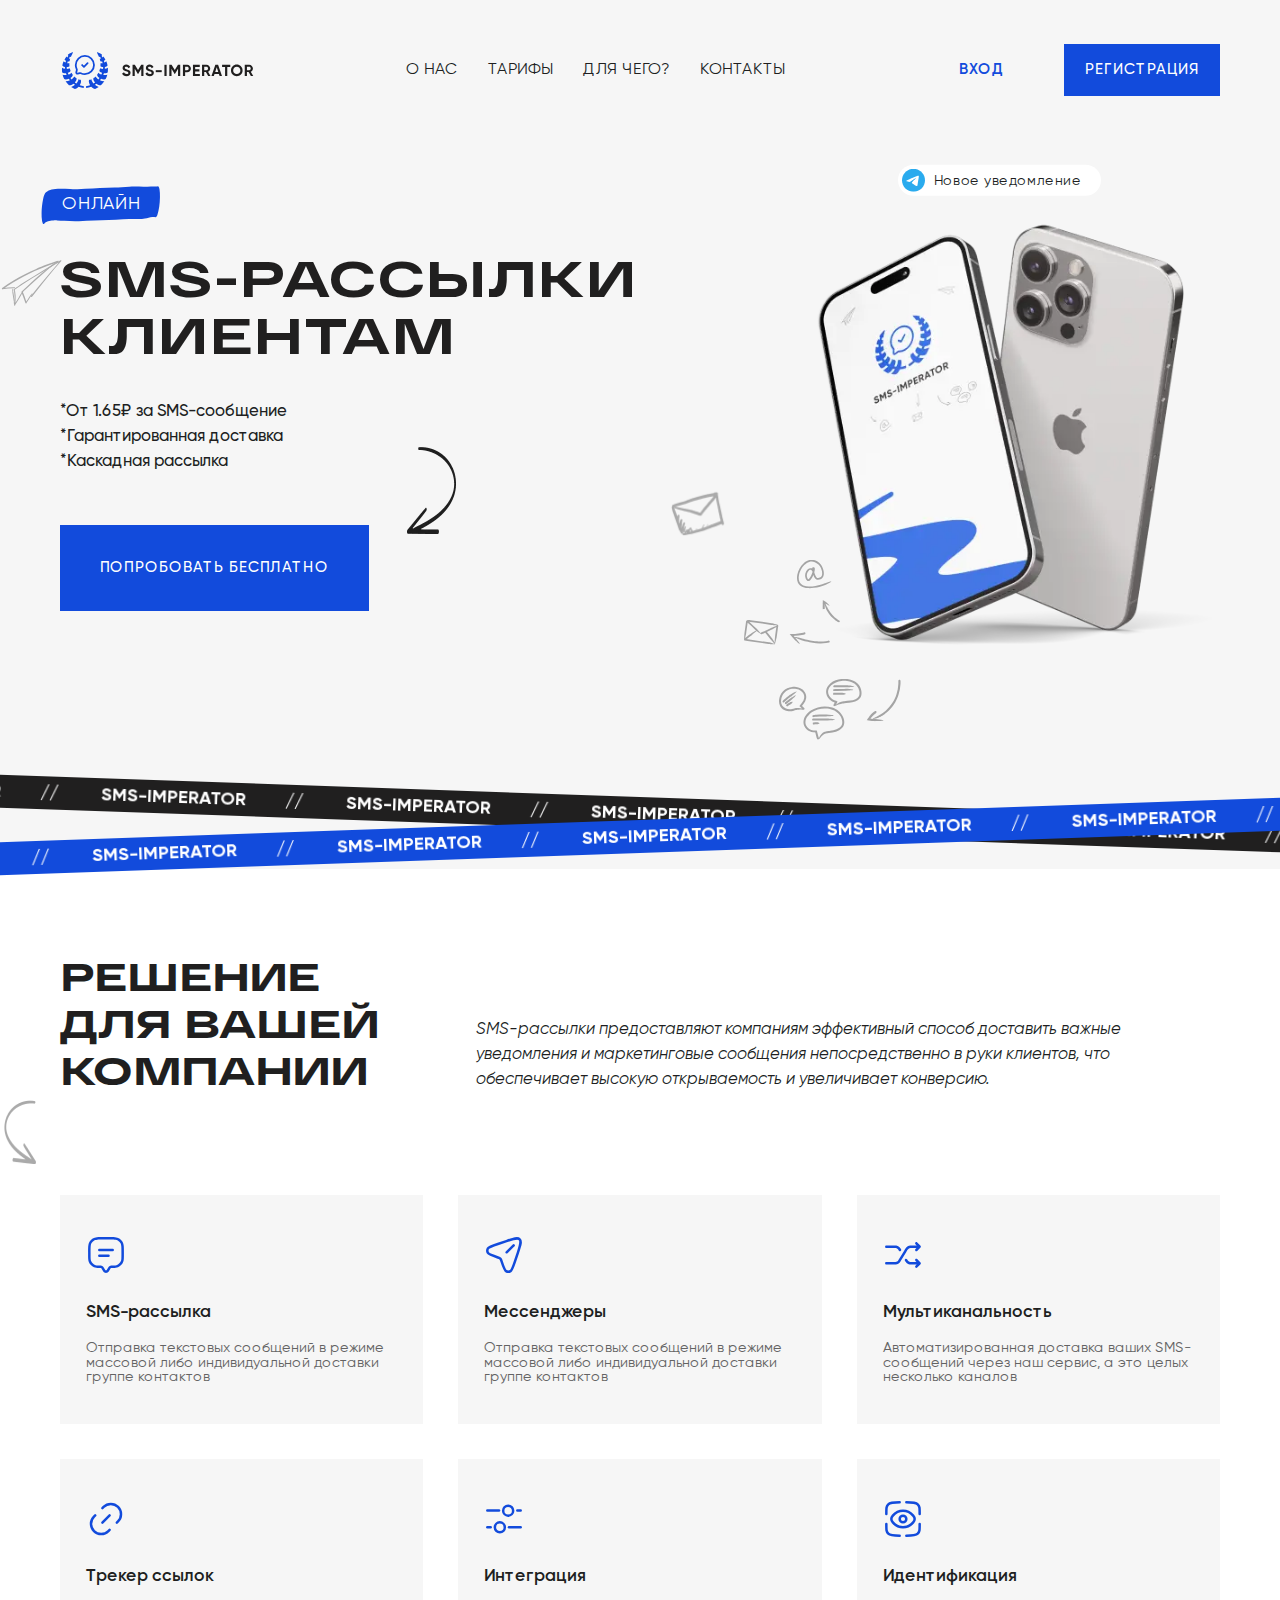
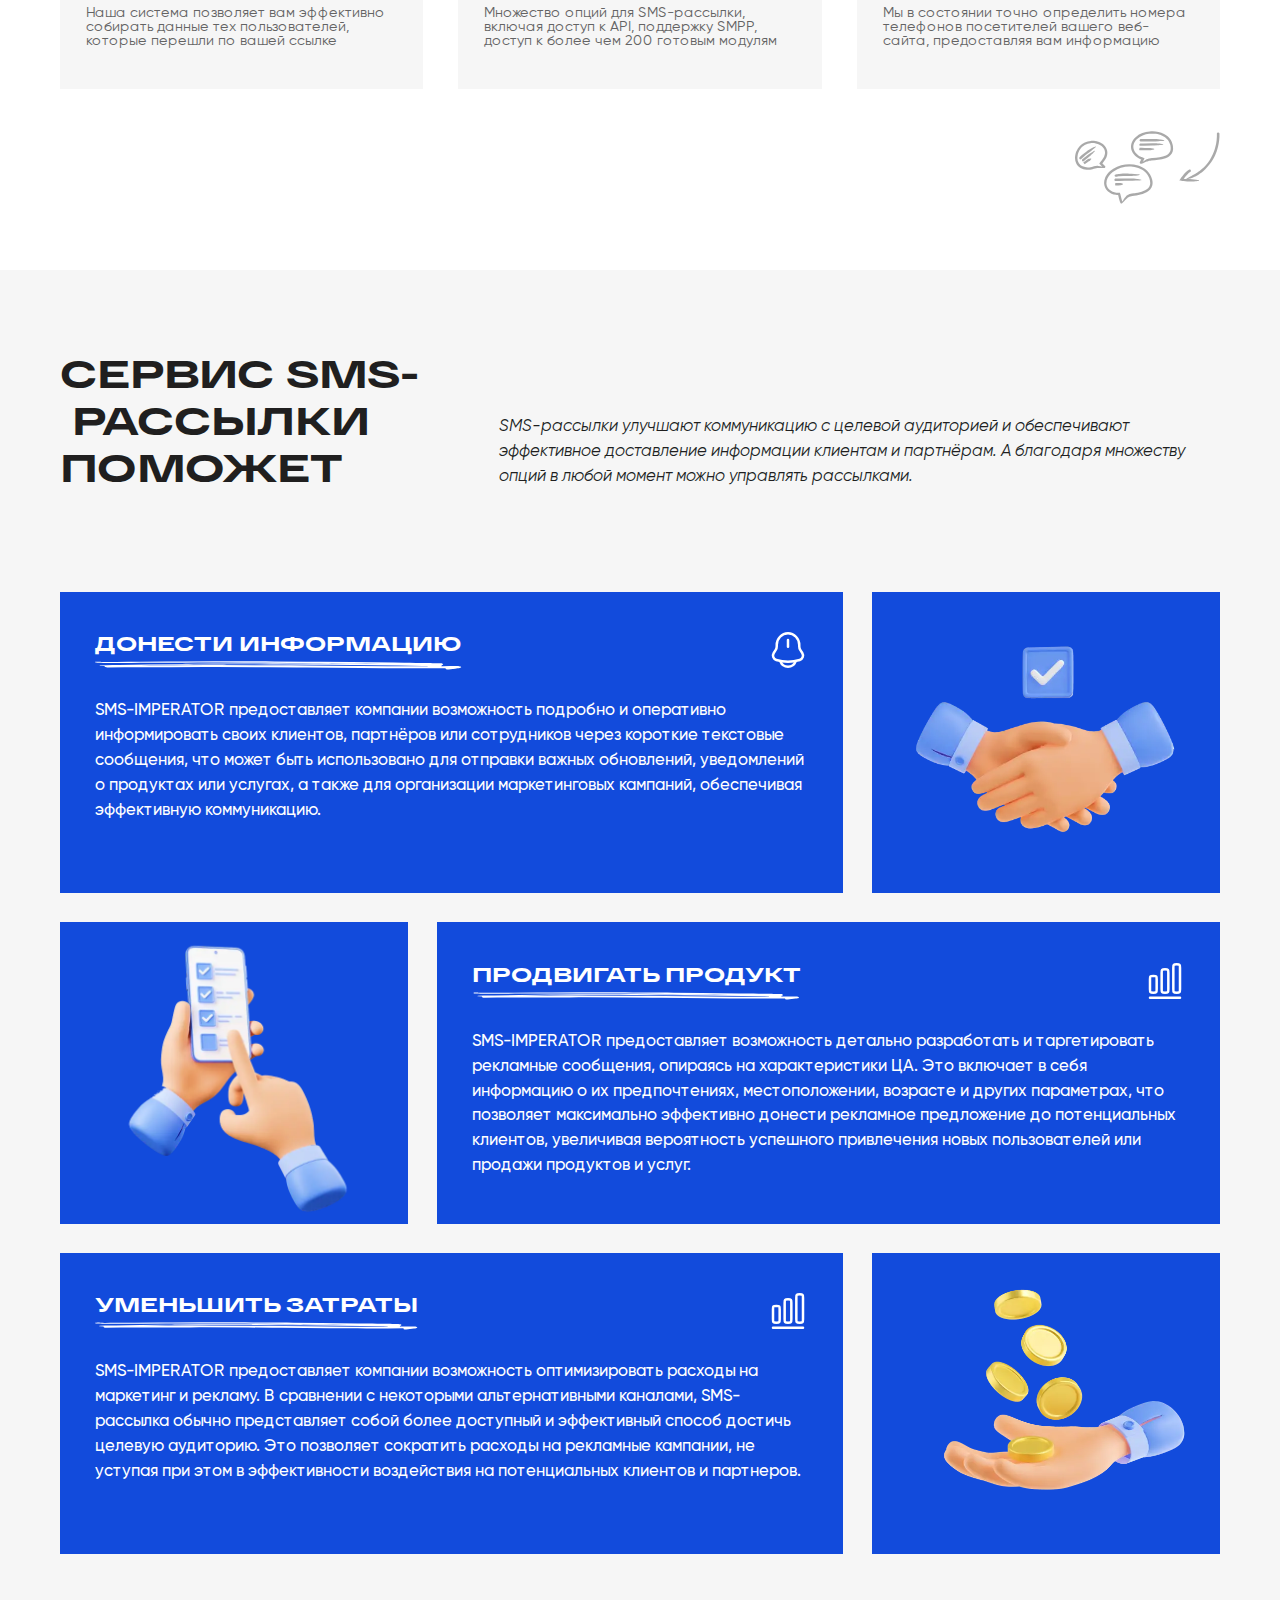
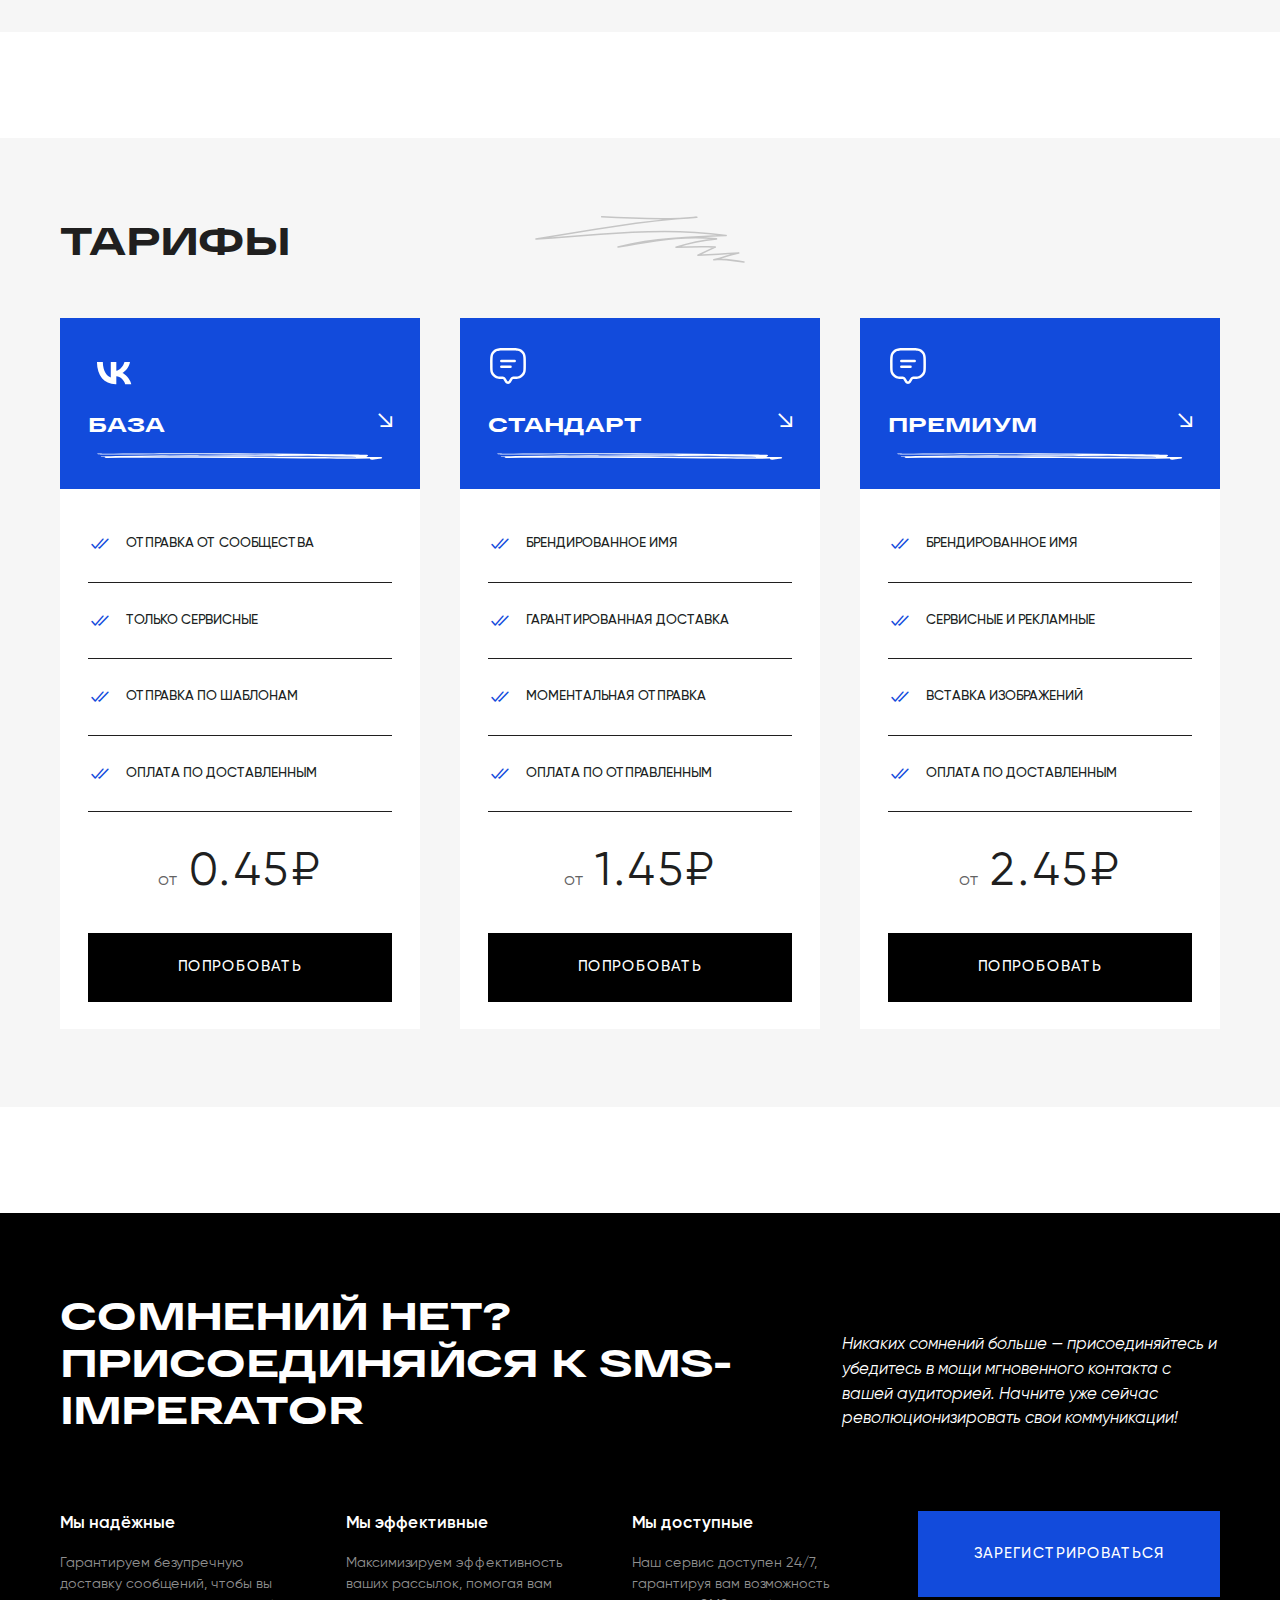
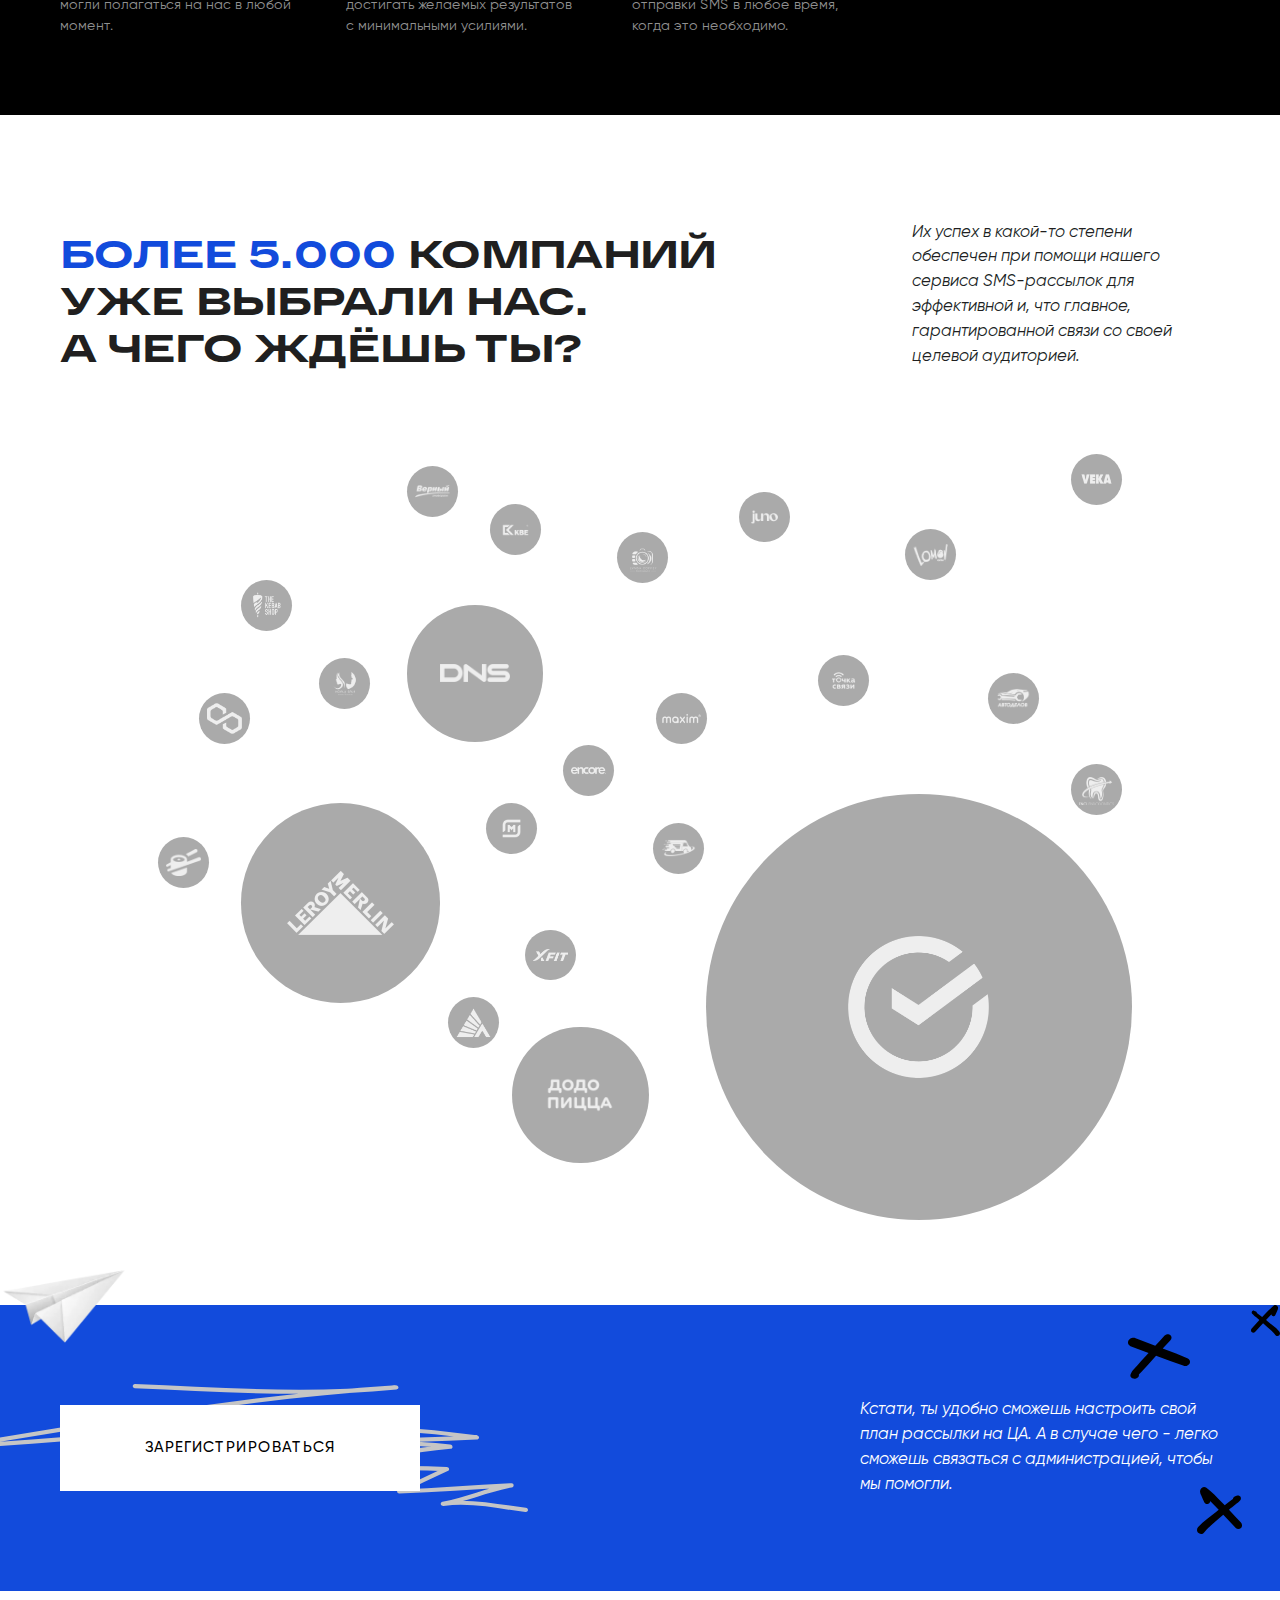
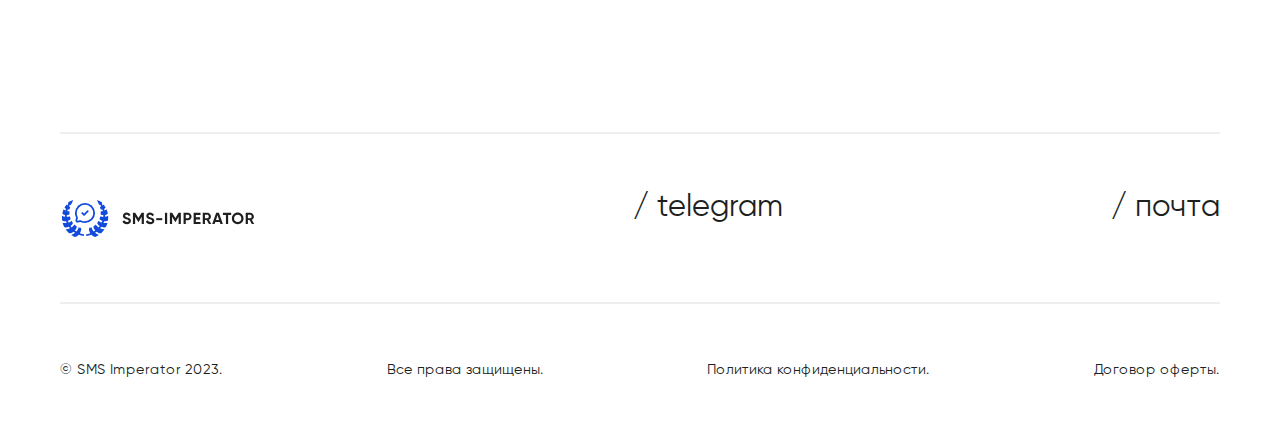
<file: home.html>
<!DOCTYPE html>
<html lang="en">

<head>
	<title>HomePage</title>
	<meta charset="UTF-8">
	<meta name="format-detection" content="telephone=no">
	<!-- <style>body{opacity: 0;}</style> -->
	<link rel="stylesheet" href="css/style.min.css?_v=20231017201937">
	<link rel="shortcut icon" href="favicon.ico">
	<!-- <meta name="robots" content="noindex, nofollow"> -->
	<meta name="viewport" content="width=device-width, initial-scale=1.0">
</head>

<body>
	<div class="wrapper">
		<header class="header">
			<div class="header__container">
				<div class="header__inner">
					<a href="/" class="header__logo logo">
						<img class="logo__img" src="img/logo.svg" alt="Logo">
						<img class="logo__img" src="img/logo_white.svg" alt="Logo">
					</a>
					<div class="header__menu menu">
						<nav class="menu__body">
							<ul class="menu__list">
								<li class="menu__item"><a href="#" class="menu__link" data-goto=".solution">О НАС</a></li>
								<li class="menu__item"><a href="#" class="menu__link" data-goto=".tariffs">ТАРИФЫ</a></li>
								<li class="menu__item"><a href="#" class="menu__link" data-goto=".service">ДЛЯ ЧЕГО?</a></li>
								<li class="menu__item"><a href="#" class="menu__link" data-goto=".footer">КОНТАКТЫ</a></li>
							</ul>
							<div class="menu__mobile mobile-menu">
								<a href="" class="mobile-menu__link">Договор оферты</a>
								<a href="" class="mobile-menu__link">Политика конфиденциальности</a>
								<div class="mobile-menu__social">
									<a href="">/ telegram</a>
									<a href="">/ почта</a>
								</div>
							</div>
						</nav>
					</div>
					<div class="header__action">
						<a href="" class="header__btn button header__auth">ВХОД</a>
						<a href="" class="header__btn button inverted">РЕГИСТРАЦИЯ</a>
						<button type="button" class="menu__icon icon-menu"><span></span></button>
					</div>
				</div>
			</div>
		</header>

		<main class="page">
			<section class="hero" data-prlx-parent>
				<div class="hero__container">
					<div class="hero__inner">
						<div class="hero-dec hero-dec_01">
							<img src="img/tg-dec.svg" alt="Image">
						</div>
						<div class="hero-dec hero-dec_02">
							<picture><source srcset="img/mail-dec-hero.webp" type="image/webp"><img src="img/mail-dec-hero.png" alt="Image"></picture>
						</div>
						<div class="hero__content">
							<div class="hero__subtitle"><span>ОНЛАЙН</span></div>
							<h1 class="hero__title">SMS-РАССЫЛКИ
								КЛИЕНТАМ</h1>
							<ul class="hero__list">
								<li>
									*От 1.65₽ за SMS-сообщение
								</li>
								<li>
									*Гарантированная доставка
								</li>
								<li>
									*Каскадная рассылка
								</li>
							</ul>
							<a href="" class="hero__btn button">
								ПОПРОБОВАТЬ БЕСПЛАТНО
							</a>
						</div>
						<div class="hero__img-block">
							<div class="hero-dec hero-dec_03">
								<img src="img/object-dec-hero.svg" alt="Image">
							</div>
							<div class="hero-dec hero-dec_04">
								<img src="img/object_amail-dec-hero.svg" alt="Image">
							</div>
							<div class="hero-dec hero-dec_05">
								<img src="img/object_mail-dec-hero.svg" alt="Image">
							</div>
							<div class="notification-hero">
								<div class="notification-hero__img">
									<img src="img/icons/social/tg.svg" alt="Image">
								</div>
								<span>Новое уведомление</span>
							</div>
							<div class="hero__img -ibg">
								<picture><source srcset="img/hero-img.webp" type="image/webp"><img src="img/hero-img.png" alt="Image"></picture>
							</div>
						</div>
					</div>
					<div class="hero__marquee marquee">
						<div class="marquee__item" data-prlx data-direction=".5">SMS-IMPERATOR</div>
						<div class="marquee__item" data-prlx data-direction=".5">SMS-IMPERATOR</div>
						<div class="marquee__item" data-prlx data-direction=".5">SMS-IMPERATOR</div>
						<div class="marquee__item" data-prlx data-direction=".5">SMS-IMPERATOR</div>
						<div class="marquee__item" data-prlx data-direction=".5">SMS-IMPERATOR</div>
						<div class="marquee__item" data-prlx data-direction=".5">SMS-IMPERATOR</div>
						<div class="marquee__item" data-prlx data-direction=".5">SMS-IMPERATOR</div>
						<div class="marquee__item" data-prlx data-direction=".5">SMS-IMPERATOR</div>
						<div class="marquee__item" data-prlx data-direction=".5">SMS-IMPERATOR</div>
						<div class="marquee__item" data-prlx data-direction=".5">SMS-IMPERATOR</div>
						<div class="marquee__item" data-prlx data-direction=".5">SMS-IMPERATOR</div>
						<div class="marquee__item" data-prlx data-direction=".5">SMS-IMPERATOR</div>
						<div class="marquee__item" data-prlx data-direction=".5">SMS-IMPERATOR</div>
						<div class="marquee__item" data-prlx data-direction=".5">SMS-IMPERATOR</div>
						<div class="marquee__item" data-prlx data-direction=".5">SMS-IMPERATOR</div>
					</div>
					<div class="hero__marquee marquee marquee_black">
						<div class="marquee__item" data-prlx>SMS-IMPERATOR</div>
						<div class="marquee__item" data-prlx>SMS-IMPERATOR</div>
						<div class="marquee__item" data-prlx>SMS-IMPERATOR</div>
						<div class="marquee__item" data-prlx>SMS-IMPERATOR</div>
						<div class="marquee__item" data-prlx>SMS-IMPERATOR</div>
						<div class="marquee__item" data-prlx>SMS-IMPERATOR</div>
						<div class="marquee__item" data-prlx>SMS-IMPERATOR</div>
						<div class="marquee__item" data-prlx>SMS-IMPERATOR</div>
						<div class="marquee__item" data-prlx>SMS-IMPERATOR</div>
						<div class="marquee__item" data-prlx>SMS-IMPERATOR</div>
						<div class="marquee__item" data-prlx>SMS-IMPERATOR</div>
						<div class="marquee__item" data-prlx>SMS-IMPERATOR</div>
						<div class="marquee__item" data-prlx>SMS-IMPERATOR</div>
						<div class="marquee__item" data-prlx>SMS-IMPERATOR</div>
						<div class="marquee__item" data-prlx>SMS-IMPERATOR</div>
					</div>
				</div>
			</section>
			<section class="solution">
				<div class="solution__container">
					<div class="solution__title-block title-block">
						<h2 class="title-block__item solution__title title">Решение для&nbsp;вашей компании</h2>
						<i class="title-block__text solution__text">SMS-рассылки предоставляют компаниям эффективный способ
							доставить важные уведомления и маркетинговые сообщения непосредственно в руки клиентов, что
							обеспечивает высокую открываемость и увеличивает конверсию.</i>
					</div>
					<div class="solution__items">
						<div class="solution-item">
							<div class="solution-item__icon"><img src="img/icons/solution/01.svg" alt="Image"></div>
							<div class="solution-item__title">SMS-рассылка</div>
							<div class="solution-item__text">
								Отправка текстовых сообщений в режиме массовой либо индивидуальной доставки группе контактов
							</div>
						</div>
						<div class="solution-item">
							<div class="solution-item__icon"><img src="img/icons/solution/02.svg" alt="Image"></div>
							<div class="solution-item__title">Мессенджеры</div>
							<div class="solution-item__text">
								Отправка текстовых сообщений в режиме
								массовой либо индивидуальной доставки
								группе контактов
							</div>
						</div>
						<div class="solution-item">
							<div class="solution-item__icon"><img src="img/icons/solution/03.svg" alt="Image"></div>
							<div class="solution-item__title">Мультиканальность</div>
							<div class="solution-item__text">
								Автоматизированная доставка ваших SMS-сообщений через наш сервис, а
								это целых несколько каналов
							</div>
						</div>
						<div class="solution-item">
							<div class="solution-item__icon"><img src="img/icons/solution/04.svg" alt="Image"></div>
							<div class="solution-item__title">Трекер ссылок</div>
							<div class="solution-item__text">
								Наша система позволяет вам эффективно собирать данные тех пользователей, которые перешли по
								вашей ссылке
							</div>
						</div>
						<div class="solution-item">
							<div class="solution-item__icon"><img src="img/icons/solution/05.svg" alt="Image"></div>
							<div class="solution-item__title">Интеграция</div>
							<div class="solution-item__text">
								Множество опций для SMS-рассылки, включая доступ к API, поддержку SMPP, доступ к более чем
								200 готовым модулям
							</div>
						</div>
						<div class="solution-item">
							<div class="solution-item__icon"><img src="img/icons/solution/06.svg" alt="Image"></div>
							<div class="solution-item__title">Идентификация</div>
							<div class="solution-item__text">
								Мы в состоянии точно определить номера телефонов посетителей вашего веб-сайта, предоставляя
								вам информацию
							</div>
						</div>
					</div>
				</div>
			</section>
			<section class="service">
				<div class="service__container">
					<div class="service__inner">
						<div class="service__block-title title-block">
							<h2 class="service__title title">сервис sms-&nbsp;рассылки поможет</h2>
							<i class="title-block__text service__text">SMS-рассылки улучшают коммуникацию с целевой
								аудиторией и обеспечивают эффективное доставление информации клиентам и партнёрам. А
								благодаря множеству опций в любой момент можно управлять рассылками.</i>
						</div>
						<div class="service__items">
							<div class="service-item">
								<div class="service-item__content">
									<div class="service-item__title title-service">
										<div class="title-service__text">донести информацию</div>
										<div class="title-service__icon">
											<img src="img/icons/service/01.svg" alt="Image">
										</div>
									</div>
									<div class="service-item__text">
										SMS-IMPERATOR предоставляет компании возможность подробно и оперативно информировать
										своих клиентов, партнёров или сотрудников через короткие текстовые сообщения, что
										может
										быть использовано для отправки важных обновлений, уведомлений о продуктах или
										услугах, а
										также для организации маркетинговых кампаний, обеспечивая эффективную коммуникацию.
									</div>
								</div>
								<div class="service-item__img -ibg--contain">
									<picture><source srcset="img/service-01.webp" type="image/webp"><img src="img/service-01.png" alt="Image"></picture>
								</div>
							</div>
							<div class="service-item">
								<div class="service-item__content">
									<div class="service-item__title title-service">
										<div class="title-service__text">продвигать продукт</div>
										<div class="title-service__icon">
											<img src="img/icons/service/02.svg" alt="Image">
										</div>
									</div>
									<div class="service-item__text">
										SMS-IMPERATOR предоставляет возможность детально разработать и таргетировать
										рекламные
										сообщения, опираясь на характеристики ЦА. Это включает в себя информацию о их
										предпочтениях, местоположении, возрасте и других параметрах, что позволяет
										максимально
										эффективно донести рекламное предложение до потенциальных клиентов, увеличивая
										вероятность успешного привлечения новых пользователей или продажи продуктов и услуг.
									</div>
								</div>
								<div class="service-item__img -ibg--contain">
									<picture><source srcset="img/service-02.webp" type="image/webp"><img src="img/service-02.png" alt="Image"></picture>
								</div>
							</div>
							<div class="service-item">
								<div class="service-item__content">
									<div class="service-item__title title-service">
										<div class="title-service__text">УМЕНЬШИТЬ ЗАТРАТЫ</div>
										<div class="title-service__icon">
											<img src="img/icons/service/02.svg" alt="Image">
										</div>
									</div>
									<div class="service-item__text">
										SMS-IMPERATOR предоставляет компании возможность оптимизировать расходы на маркетинг
										и
										рекламу. В сравнении с некоторыми альтернативными каналами, SMS-рассылка обычно
										представляет собой более доступный и эффективный способ достичь целевую аудиторию.
										Это
										позволяет сократить расходы на рекламные кампании, не уступая при этом в
										эффективности
										воздействия на потенциальных клиентов и партнеров.
									</div>
								</div>
								<div class="service-item__img -ibg--contain">
									<picture><source srcset="img/service-03.webp" type="image/webp"><img src="img/service-03.png" alt="Image"></picture>
								</div>
							</div>
						</div>
					</div>
				</div>
			</section>
			<section class="tariffs">
				<div class="tariffs__container">
					<div class="tariffs__inner">
						<div class="tariffs__block">
							<h2 class="tariffs__title title">тарифы</h2>
							<div class="swipe-icon">
								<img src="img/swipe.svg" alt="Image">
							</div>
							<div class="swiper-controls">
								<button type="button" class="swiper-button swiper-button-prev _icon-ar-sl"></button>
								<button type="button" class="swiper-button swiper-button-next _icon-ar-sl"></button>
							</div>
						</div>
						<div class="swiper-pagination"></div>
						<div class="tariffs__body swiper">
							<div class="tariffs__wrapper swiper-wrapper">
								<div class="tariffs__slide swiper-slide">
									<div class="tariff-item">
										<div class="tariff-item__header">
											<div class="tariff-item__icon">
												<img src="img/icons/slider/vk.svg" alt="Image">
											</div>
											<div class="tariff-item__title _icon-ar-45">
												БАЗА
											</div>
										</div>
										<div class="tariff-item__body">
											<ul>
												<li class="_icon-check-read">отправка от сообщества</li>
												<li class="_icon-check-read">только сервисные</li>
												<li class="_icon-check-read">отправка по шаблонам</li>
												<li class="_icon-check-read">оплата по доставленным</li>
											</ul>
											<div class="tariff-item__price">
												<small>от</small>
												<strong class="_rub">0.45</strong>
											</div>
										</div>
										<div class="tariff-item__footer">
											<a href="" class="tariff-item__btn button button_black">ПОПРОБОВАТЬ</a>
										</div>
									</div>
								</div>
								<div class="tariffs__slide swiper-slide">
									<div class="tariff-item">
										<div class="tariff-item__header">
											<div class="tariff-item__icon">
												<img src="img/icons/slider/chat-line.svg" alt="Image">
											</div>
											<div class="tariff-item__title _icon-ar-45">
												СТАНДАРТ
											</div>
										</div>
										<div class="tariff-item__body">
											<ul>
												<li class="_icon-check-read">брендированное имя</li>
												<li class="_icon-check-read">гарантированная доставка</li>
												<li class="_icon-check-read">моментальная отправка</li>
												<li class="_icon-check-read">оплата по отправленным</li>
											</ul>
											<div class="tariff-item__price">
												<small>от</small>
												<strong class="_rub">1.45</strong>
											</div>
										</div>
										<div class="tariff-item__footer">
											<a href="" class="tariff-item__btn button button_black">ПОПРОБОВАТЬ</a>
										</div>
									</div>
								</div>
								<div class="tariffs__slide swiper-slide">
									<div class="tariff-item">
										<div class="tariff-item__header">
											<div class="tariff-item__icon">
												<img src="img/icons/slider/chat-line.svg" alt="Image">
											</div>
											<div class="tariff-item__title _icon-ar-45">
												ПРЕМИУМ
											</div>
										</div>
										<div class="tariff-item__body">
											<ul>
												<li class="_icon-check-read">брендированное имя</li>
												<li class="_icon-check-read">сервисные и рекламные</li>
												<li class="_icon-check-read">вставка изображений</li>
												<li class="_icon-check-read">оплата по доставленным</li>
											</ul>
											<div class="tariff-item__price">
												<small>от</small>
												<strong class="_rub">2.45</strong>
											</div>
										</div>
										<div class="tariff-item__footer">
											<a href="" class="tariff-item__btn button button_black">ПОПРОБОВАТЬ</a>
										</div>
									</div>
								</div>
							</div>
						</div>
					</div>
				</div>
			</section>
			<section class="reg">
				<div class="reg__container">
					<div class="reg__inner">
						<div class="reg__title-block title-block">
							<h2 class="title-block__item title reg__title">сомнений нет?
								присоединяйся к&nbsp;sms-imperator</h2>
							<i class="title-block__text reg__text">Никаких сомнений больше — присоединяйтесь и убедитесь в
								мощи мгновенного контакта с вашей аудиторией. Начните уже сейчас революционизировать свои
								коммуникации!</i>
						</div>
						<div class="reg__items">
							<div class="reg-item">
								<div class="reg-item__title">
									Мы надёжные
								</div>
								<div class="reg-item__text">
									Гарантируем безупречную доставку сообщений, чтобы вы могли полагаться на нас в любой
									момент.
								</div>
							</div>
							<div class="reg-item">
								<div class="reg-item__title">
									Мы эффективные
								</div>
								<div class="reg-item__text">
									Максимизируем эффективность ваших рассылок, помогая вам достигать желаемых результатов с
									минимальными усилиями.
								</div>
							</div>
							<div class="reg-item">
								<div class="reg-item__title">
									Мы доступные
								</div>
								<div class="reg-item__text">
									Наш сервис доступен 24/7, гарантируя вам возможность отправки SMS в любое время, когда
									это необходимо.
								</div>
							</div>
							<div class="reg-item">
								<a href="" class="reg__btn button button_bgblack">ЗАРЕГИСТРИРОВАТЬСЯ</a>
							</div>
						</div>
					</div>
				</div>
			</section>
			<section class="partners">
				<div class="partners__container">
					<div class="partners__title-block title-block">
						<h2 class="title-block__item title partners__title"><span>БОЛЕЕ 5.000</span> КОМПАНИЙ
							УЖЕ&nbsp;ВЫБРАЛИ НАС. <br>
							А чего ждёшь ты?</h2>
						<i class="title-block__text partners__text">Их успех в какой-то степени обеспечен
							при помощи нашего сервиса SMS-рассылок для эффективной и, что главное, гарантированной связи со
							своей целевой аудиторией.</i>
					</div>
					<div class="partners__items">
						<div class="partner-item partner-item_01">
							<picture><source srcset="img/partners/01.webp" type="image/webp"><img src="img/partners/01.png" alt="Image"></picture>
						</div>
						<div class="partner-item partner-item_02">
							<picture><source srcset="img/partners/02.webp" type="image/webp"><img src="img/partners/02.png" alt="Image"></picture>
						</div>
						<div class="partner-item partner-item_03">
							<picture><source srcset="img/partners/03.webp" type="image/webp"><img src="img/partners/03.png" alt="Image"></picture>
						</div>
						<div class="partner-item partner-item_04">
							<picture><source srcset="img/partners/04.webp" type="image/webp"><img src="img/partners/04.png" alt="Image"></picture>
						</div>
						<div class="partner-item partner-item_05">
							<picture><source srcset="img/partners/05.webp" type="image/webp"><img src="img/partners/05.png" alt="Image"></picture>
						</div>
						<div class="partner-item partner-item_06">
							<picture><source srcset="img/partners/06.webp" type="image/webp"><img src="img/partners/06.png" alt="Image"></picture>
						</div>
						<div class="partner-item partner-item_07">
							<picture><source srcset="img/partners/07.webp" type="image/webp"><img src="img/partners/07.png" alt="Image"></picture>
						</div>
						<div class="partner-item partner-item_08">
							<picture><source srcset="img/partners/08.webp" type="image/webp"><img src="img/partners/08.png" alt="Image"></picture>
						</div>
						<div class="partner-item partner-item_09">
							<picture><source srcset="img/partners/09.webp" type="image/webp"><img src="img/partners/09.png" alt="Image"></picture>
						</div>
						<div class="partner-item partner-item_10">
							<picture><source srcset="img/partners/10.webp" type="image/webp"><img src="img/partners/10.png" alt="Image"></picture>
						</div>
						<div class="partner-item partner-item_11">
							<picture><source srcset="img/partners/11.webp" type="image/webp"><img src="img/partners/11.png" alt="Image"></picture>
						</div>
						<div class="partner-item partner-item_12">
							<picture><source srcset="img/partners/12.webp" type="image/webp"><img src="img/partners/12.png" alt="Image"></picture>
						</div>
						<div class="partner-item partner-item_13">
							<picture><source srcset="img/partners/13.webp" type="image/webp"><img src="img/partners/13.png" alt="Image"></picture>
						</div>
						<div class="partner-item partner-item_14">
							<picture><source srcset="img/partners/14.webp" type="image/webp"><img src="img/partners/14.png" alt="Image"></picture>
						</div>
						<div class="partner-item partner-item_15">
							<picture><source srcset="img/partners/15.webp" type="image/webp"><img src="img/partners/15.png" alt="Image"></picture>
						</div>
						<div class="partner-item partner-item_16">
							<picture><source srcset="img/partners/16.webp" type="image/webp"><img src="img/partners/16.png" alt="Image"></picture>
						</div>
						<div class="partner-item partner-item_17">
							<picture><source srcset="img/partners/17.webp" type="image/webp"><img src="img/partners/17.png" alt="Image"></picture>
						</div>
						<div class="partner-item partner-item_18">
							<picture><source srcset="img/partners/18.webp" type="image/webp"><img src="img/partners/18.png" alt="Image"></picture>
						</div>
						<div class="partner-item partner-item_19">
							<picture><source srcset="img/partners/19.webp" type="image/webp"><img src="img/partners/19.png" alt="Image"></picture>
						</div>
						<div class="partner-item partner-item_20">
							<picture><source srcset="img/partners/leroy.webp" type="image/webp"><img src="img/partners/leroy.png" alt="Image"></picture>
						</div>
						<div class="partner-item partner-item_21">
							<picture><source srcset="img/partners/dodo.webp" type="image/webp"><img src="img/partners/dodo.png" alt="Image"></picture>
						</div>
						<div class="partner-item partner-item_22">
							<picture><source srcset="img/partners/dns.webp" type="image/webp"><img src="img/partners/dns.png" alt="Image"></picture>
						</div>
						<div class="partner-item partner-item_23">
							<picture><source srcset="img/partners/sber.webp" type="image/webp"><img src="img/partners/sber.png" alt="Image"></picture>
						</div>
					</div>
				</div>
			</section>
			<div class="lead-block">
				<div class="lead-block__container">
					<div class="lead-block__dec">
						<div class="kr-dec kr-dec_01">
							<img src="img/kr-01.svg" alt="Image">
						</div>
						<div class="kr-dec kr-dec_02">
							<img src="img/kr-02.svg" alt="Image">
						</div>
						<div class="kr-dec kr-dec_03">
							<img src="img/kr-03.svg" alt="Image">
						</div>
					</div>
					<div class="lead-block__inner">
						<div class="lead-block__action">
							<a href="" class="lead-block__btn button button_white">ЗАРЕГИСТРИРОВАТЬСЯ</a>
						</div>
						<i class="lead-block__text">Кстати, ты удобно сможешь настроить свой план рассылки на ЦА. А в случае
							чего - легко сможешь связаться с администрацией, чтобы мы помогли.</i>
					</div>
				</div>
			</div>
		</main>
		<footer class="footer">
			<div class="footer__container">
				<div class="footer__top">

					<a href="/" class="footer__logo logo"><img src="img/logo.svg" alt="Logo"></a>
					<a href="" class="footer__social">/ telegram</a>
					<a href="" class="footer__social">/ почта</a>

				</div>
				<div class="footer__bottom">
					<div class="footer__text">
						© SMS Imperator 2023.
					</div>
					<div class="footer__text">
						Все права защищены.
					</div>
					<a href="" class="footer__link _hidden">Политика конфиденциальности.</a>
					<a href="" class="footer__link _hidden">Договор оферты.</a>
				</div>
			</div>
		</footer>

	</div>
	<script src="js/app.min.js?_v=20231017201937"></script>
</body>

</html>
</file>
<file: css/style.min.css>
@charset "UTF-8";@font-face{font-family:Gilroy;font-display:swap;src:url(../fonts/Gilroy-Bold.woff2) format("woff2"),url(../fonts/Gilroy-Bold.woff) format("woff");font-weight:700;font-style:normal}@font-face{font-family:Gilroy;font-display:swap;src:url(../fonts/Gilroy-Heavy.woff2) format("woff2"),url(../fonts/Gilroy-Heavy.woff) format("woff");font-weight:900;font-style:normal}@font-face{font-family:Gilroy;font-display:swap;src:url(../fonts/Gilroy-Medium.woff2) format("woff2"),url(../fonts/Gilroy-Medium.woff) format("woff");font-weight:500;font-style:normal}@font-face{font-family:Gilroy;font-display:swap;src:url(../fonts/Gilroy-Light.woff2) format("woff2"),url(../fonts/Gilroy-Light.woff) format("woff");font-weight:300;font-style:normal}@font-face{font-family:Gilroy;font-display:swap;src:url(../fonts/Gilroy-Regular.woff2) format("woff2"),url(../fonts/Gilroy-Regular.woff) format("woff");font-weight:400;font-style:normal}@font-face{font-family:Gilroy;font-display:swap;src:url(../fonts/Gilroy-RegularItalic.woff2) format("woff2"),url(../fonts/Gilroy-RegularItalic.woff) format("woff");font-weight:400;font-style:italic}@font-face{font-family:Gilroy;font-display:swap;src:url(../fonts/Gilroy-Semibold.woff2) format("woff2"),url(../fonts/Gilroy-Semibold.woff) format("woff");font-weight:600;font-style:normal}@font-face{font-family:icons;font-display:swap;src:url(../fonts/icons.woff2) format("woff2"),url(../fonts/icons.woff) format("woff");font-weight:400;font-style:normal}@font-face{font-family:RFDewiExpanded;font-display:swap;src:url(../fonts/RFDewiExpanded-Ultrabold.woff2) format("woff2"),url(../fonts/RFDewiExpanded-Ultrabold.woff) format("woff");font-weight:800;font-style:normal}[class*=_icon-]:before{font-family:icons;font-style:normal;font-weight:400;font-variant:normal;text-transform:none;line-height:1;-webkit-font-smoothing:antialiased;-moz-osx-font-smoothing:grayscale}[class*=_icon-]:before{display:block}._icon-ar-45:before{content:"\e900"}._icon-ar-sl:before{content:"\e901"}._icon-check-read:before{content:"\e902"}.hero__title,.mobile-menu__link,.tariff-item__title,.title,.title-service__text{font-family:RFDewiExpanded,sans-serif}*{padding:0;margin:0;border:0}*,:after,:before{-webkit-box-sizing:border-box;box-sizing:border-box}body,html{height:100%;min-width:320px}body{color:#201f1f;line-height:1;font-family:Gilroy,sans-serif;font-size:.9375rem;-ms-text-size-adjust:100%;-moz-text-size-adjust:100%;-webkit-text-size-adjust:100%;-webkit-font-smoothing:antialiased;-moz-osx-font-smoothing:grayscale}button,input,textarea{font-family:Gilroy;font-size:inherit}button{font-family:inherit;cursor:pointer;color:inherit;background-color:transparent}a{color:inherit;text-decoration:none}ul li{list-style:none}img{vertical-align:top;display:block;max-width:100%;height:auto}h1,h2,h3,h4,h5,h6{font-weight:inherit;font-size:inherit}.lock body{overflow:hidden;-ms-touch-action:none;touch-action:none;-ms-scroll-chaining:none;overscroll-behavior:none}.wrapper{min-height:100%;display:-webkit-box;display:-ms-flexbox;display:flex;-webkit-box-orient:vertical;-webkit-box-direction:normal;-ms-flex-direction:column;flex-direction:column;overflow:hidden}@supports (overflow:clip){.wrapper{overflow:clip}}.wrapper>main{-webkit-box-flex:1;-ms-flex:1 1 auto;flex:1 1 auto}.wrapper>*{min-width:0}[class*=__container]{max-width:98.75rem;margin:0 auto;padding:0 1.25rem}.button{display:-webkit-inline-box;display:-ms-inline-flexbox;display:inline-flex;-webkit-box-pack:center;-ms-flex-pack:center;justify-content:center;-webkit-box-align:center;-ms-flex-align:center;align-items:center;background-color:#124bdc;text-transform:uppercase;color:#fff;font-weight:500;padding:1rem 1.1875rem;letter-spacing:.06625rem;line-height:1.0666666667;border:.125rem solid #124bdc;-webkit-transition:background-color .3s,color .3s;transition:background-color .3s,color .3s}.button--fw{width:100%}.button_black{background-color:#000;border-color:#000}.button_white{border-color:#fff;background-color:#fff;color:#000}.button.header__auth{padding:1.0625rem 1.25rem;border:.0625rem solid transparent;background-color:transparent;-webkit-transition:border-color .3s;transition:border-color .3s}[class*=-ibg]{position:relative}[class*=-ibg] img{position:absolute;width:100%;height:100%;top:0;left:0;-o-object-fit:cover;object-fit:cover}[class*=-ibg--contain] img{-o-object-fit:contain;object-fit:contain}._rub:after{content:"₽"}.title-block{display:-webkit-box;display:-ms-flexbox;display:flex;gap:2.5rem;-webkit-box-align:end;-ms-flex-align:end;align-items:flex-end}.title-block__text{-webkit-box-flex:1;-ms-flex:1 1 auto;flex:1 1 auto;line-height:150%}.title-service{display:-webkit-box;display:-ms-flexbox;display:flex;gap:1.25rem;-webkit-box-pack:justify;-ms-flex-pack:justify;justify-content:space-between}.title-service__text{font-weight:800;text-transform:uppercase;padding-bottom:.8125rem;position:relative;line-height:1.2}.title-service__text::before{content:"";position:absolute;width:100%;height:.625rem;bottom:0;left:0;background:url(../img/words-line.svg) no-repeat center/contain}.title-service__icon{-webkit-box-flex:0;-ms-flex:0 0 2.5rem;flex:0 0 2.5rem}.title{text-transform:uppercase;line-height:1.2}.title span{color:#124bdc}.mobile-menu__link{font-size:1.0625rem;line-height:150%}.mobile-menu__social{display:-webkit-box;display:-ms-flexbox;display:flex;-webkit-box-pack:justify;-ms-flex-pack:justify;justify-content:space-between;gap:1.25rem;font-size:1.125rem}.marquee{display:-webkit-box;display:-ms-flexbox;display:flex;gap:6.25rem;background-color:#124bdc;-webkit-box-align:center;-ms-flex-align:center;align-items:center;min-height:2.0625rem}.marquee__item{position:relative;white-space:nowrap;color:#fff;text-transform:uppercase;font-size:1.125rem;font-weight:700}.marquee__item::before{content:"//";position:absolute;top:0;left:-42%}.marquee_black{background-color:#201f1f}.swiper-controls{display:-webkit-box;display:-ms-flexbox;display:flex;gap:1.25rem}.swiper-button{font-size:.875rem;width:2.5rem;height:2.5rem;border:.0625rem solid #124bdc;background-color:transparent;-webkit-transition:background-color .3s,color .3s;transition:background-color .3s,color .3s}.swiper-button-next:before{rotate:180deg}.swiper-pagination{display:-webkit-box;display:-ms-flexbox;display:flex;-webkit-box-pack:justify;-ms-flex-pack:justify;justify-content:space-between;background-color:#fff;position:relative;width:100%;height:.125rem;font-weight:500}.swiper-pagination-current{top:100%;position:absolute;background-color:#f6f6f6;translate:0 60%}.swiper-pagination-total{top:100%;right:0;position:absolute;background-color:#f6f6f6;translate:0 60%}.swiper-pagination-lock{display:none}.bar{height:.125rem;background-color:#124bdc}.swipe-icon{display:block}.header__container{background-color:#f6f6f6}.header__inner{display:-webkit-box;display:-ms-flexbox;display:flex;-webkit-box-align:center;-ms-flex-align:center;align-items:center;-webkit-box-pack:justify;-ms-flex-pack:justify;justify-content:space-between;gap:1.25rem}.header__logo{-webkit-box-flex:0;-ms-flex:0 0 12.125rem;flex:0 0 12.125rem}.header__action{display:-webkit-box;display:-ms-flexbox;display:flex;-webkit-box-align:center;-ms-flex-align:center;align-items:center}.header__auth{font-weight:600;color:#124bdc}.menu-open .logo__img:first-child{display:none}.logo__img:last-child{display:none;width:100%}.menu-open .logo__img:last-child{display:block}.menu-open .menu__body{left:0}.menu__mobile{-ms-grid-row-align:end;align-self:end;display:-ms-grid;display:grid;gap:1.25rem}.menu__list{display:-webkit-box;display:-ms-flexbox;display:flex}.menu__link{font-size:1rem;text-transform:uppercase;letter-spacing:.0375rem;display:-webkit-inline-box;display:-ms-inline-flexbox;display:inline-flex;position:relative}.icon-menu{display:none}.footer__top{border-top:.125rem solid #eee;display:-webkit-box;display:-ms-flexbox;display:flex;-webkit-box-pack:justify;-ms-flex-pack:justify;justify-content:space-between;gap:1.25rem}.footer__logo{-webkit-box-flex:0;-ms-flex:0 0 15.25rem;flex:0 0 15.25rem}.footer__social{-webkit-transition:background-color .3s;transition:background-color .3s}.footer__bottom{border-top:.125rem solid #eee;display:-webkit-box;display:-ms-flexbox;display:flex;-webkit-box-pack:justify;-ms-flex-pack:justify;justify-content:space-between;gap:1.25rem}.footer__link{-webkit-transition:background-color .3s;transition:background-color .3s}.footer__link._hidden{display:none}.hero{position:relative}.hero__container{background-color:#f6f6f6;position:relative}.hero__inner{display:-webkit-box;display:-ms-flexbox;display:flex;gap:1.25rem}.hero__content{-webkit-box-flex:1;-ms-flex:1 1 auto;flex:1 1 auto;position:relative;z-index:2}.hero__subtitle{letter-spacing:.05rem;text-transform:uppercase;padding:.125rem;display:-webkit-inline-box;display:-ms-inline-flexbox;display:inline-flex;color:#fff;position:relative}.hero__subtitle::before{content:"";position:absolute;display:block;width:7.5rem;height:3.125rem;top:50%;left:50%;translate:-50% -50%;background:url(../img/label-dec.svg) no-repeat center/contain}.hero__subtitle span{position:relative;z-index:2}.hero__title{font-weight:800;text-transform:uppercase;letter-spacing:.09375rem;line-height:113%}.hero__list{font-weight:500;line-height:150%;position:relative}.no-webp .hero__list::before{background:url(../img/ar-dec-hero.png) no-repeat center/contain}.hero__list::before{content:"";position:absolute;width:3.125rem;height:5.625rem;top:60%}.hero__img-block{position:relative;-webkit-box-flex:0;-ms-flex:0 0 38%;flex:0 0 38%;text-align:center}.hero__img{padding-bottom:100%}.hero__marquee{position:absolute;width:200%;z-index:2;bottom:5%;left:50%;translate:-50% 0;rotate:-2deg}.hero__marquee.marquee_black{rotate:2deg;bottom:15%;z-index:-1}.hero-dec{position:absolute}.hero-dec_01{left:-1.875rem;top:8.75rem;width:8.125rem}.hero-dec_02{top:50%;left:52%;width:4.0625rem}.hero-dec_03{bottom:-18%;left:18%}.hero-dec_04{left:24%;bottom:6%}.hero-dec_05{left:16%;bottom:0}.notification-hero{padding:.25rem 1.25rem .25rem .25rem;border-radius:6.25rem;background-color:#fff;display:-webkit-inline-box;display:-ms-inline-flexbox;display:inline-flex;-webkit-box-align:center;-ms-flex-align:center;align-items:center;gap:.5625rem;margin:0 auto}.notification-hero span{font-size:.875rem;letter-spacing:.035rem}.notification-hero__img{-webkit-box-flex:0;-ms-flex:0 0 1.4375rem;flex:0 0 1.4375rem}.hero__img-block .notification-hero{margin-bottom:.9375rem}.solution__title-block{position:relative}.solution__items{display:-ms-grid;display:grid;grid-template-columns:repeat(auto-fit,minmax(22.5rem,1fr));position:relative}.solution-item{border:.125rem solid #f6f6f6;background-color:#f6f6f6;padding:2.375rem 1.5rem 2.375rem;-webkit-transition:background-color .3s;transition:background-color .3s}.solution-item__icon{width:2.5rem;height:2.5rem}.solution-item__title{font-weight:600;line-height:150%;margin-bottom:1rem}.solution-item__text{color:#636363}.service__container{background-color:#f6f6f6}.service__items{color:#fff;display:-ms-grid;display:grid}.service-item{display:-webkit-box;display:-ms-flexbox;display:flex}.service-item__content{-webkit-box-flex:1;-ms-flex:1 1 auto;flex:1 1 auto;padding:2.6875rem 2.375rem;background-color:#124bdc;-webkit-transition:background-color .3s;transition:background-color .3s}.service-item__text{font-weight:500;line-height:150%}.service-item__img{background-color:#124bdc;-webkit-box-flex:0;-ms-flex:0 0 30%;flex:0 0 30%;padding-bottom:26%;-webkit-transition:background-color .3s;transition:background-color .3s;display:-webkit-box;display:-ms-flexbox;display:flex;-webkit-box-align:center;-ms-flex-align:center;align-items:center;-webkit-box-pack:center;-ms-flex-pack:center;justify-content:center}.tariffs__container{background-color:#f6f6f6}.tariffs__block{display:-webkit-box;display:-ms-flexbox;display:flex;gap:1.25rem;-webkit-box-pack:justify;-ms-flex-pack:justify;justify-content:space-between;position:relative}.tariff-item__header{background-color:#124bdc}.tariff-item__title{display:-webkit-box;display:-ms-flexbox;display:flex;-webkit-box-pack:justify;-ms-flex-pack:justify;justify-content:space-between;gap:.625rem;position:relative;color:#fff;font-weight:800;text-transform:uppercase;-webkit-box-orient:horizontal;-webkit-box-direction:reverse;-ms-flex-direction:row-reverse;flex-direction:row-reverse}.tariff-item__title::after{content:"";position:absolute;width:100%;height:.5625rem;bottom:0;left:0;background:url(../img/words-line.svg) no-repeat center/contain}.tariff-item__title:before{font-size:.875rem}.tariff-item__body{background-color:#fff}.tariff-item__body ul li{display:-webkit-box;display:-ms-flexbox;display:flex;-webkit-box-align:center;-ms-flex-align:center;align-items:center;text-transform:uppercase;font-weight:500}.tariff-item__body ul li:before{color:#124bdc}.tariff-item__body ul li:last-child{border-bottom:.0625rem solid #201f1f}.tariff-item__body li+li{border-top:.0625rem solid #201f1f}.tariff-item__price{text-align:center}.tariff-item__price small{color:#636363;padding-right:.375rem}.tariff-item__price strong{letter-spacing:3.36px;font-weight:400}.tariff-item__footer{background-color:#fff;padding-top:.625rem}.tariff-item__btn{min-width:100%}.reg__container{color:#fff;background-color:#000}.reg__title{-webkit-box-flex:0;-ms-flex:0 0 64%;flex:0 0 64%}.reg__items{display:-ms-grid;display:grid;-ms-grid-columns:(1fr)[3] 26%;grid-template-columns:repeat(3,1fr) 26%}.reg__btn{min-width:100%}.reg-item__title{font-size:1.0625rem;font-weight:600;line-height:150%;margin-bottom:.9411764706em}.reg-item__text{color:#909090;font-size:.875rem;line-height:150%}.partners__container{position:relative}.partners__items{position:absolute;width:100%;height:100%;top:24%;left:0}.partner-item{position:absolute;display:-webkit-box;display:-ms-flexbox;display:flex;-webkit-box-align:center;-ms-flex-align:center;align-items:center;-webkit-box-pack:center;-ms-flex-pack:center;justify-content:center;overflow:hidden;border-radius:50%;background-color:#aaa;-webkit-transition:background-color .3s,opacity .3s;transition:background-color .3s,opacity .3s}.partner-item img{opacity:.8}.partner-item_01{left:12.3216601816%;top:39.4805194805%}.partner-item_02{left:15.5642023346%;top:24.6753246753%}.partner-item_03{left:18.8067444877%;top:12.987012987%}.partner-item_04{left:24.9027237354%;top:21.038961039%}.partner-item_05{left:31.7769130999%;top:1.2987012987%}.partner-item_06{left:38.261997406%;top:5.1948051948%}.partner-item_07{left:35%;top:56%}.partner-item_08{left:41%;top:49%}.partner-item_09{left:51%;top:38%}.partner-item_10{left:44%;top:30%}.partner-item_11{left:38%;top:36%}.partner-item_12{left:51.2321660182%;top:24.6753246753%}.partner-item_13{left:48.1841763943%;top:8.0519480519%}.partner-item_14{left:57.7172503243%;top:3.8961038961%}.partner-item_15{left:63.878080415%;top:20.7792207792%}.partner-item_16{left:70.6874189364%;top:7.7922077922%}.partner-item_17{left:77.1725032425%;top:22.5974025974%}.partner-item_18{left:83.6575875486%;top:32%}.partner-item_19{left:83.6575875486%;top:0}.partner-item_20{left:18.8067444877%;top:36%}.partner-item_21{left:40%;top:59%}.partner-item_22{left:31.7769130999%;top:15.5844155844%}.partner-item_23{left:55.1232166018%;top:35.0649350649%}.lead-block__container{position:relative}.no-webp .lead-block__container::before{background:url(../img/partner-tg.png) no-repeat center/contain}.lead-block__container::before{content:"";position:absolute;width:8.125rem;height:4.6875rem;top:-2.1875rem;left:-3.75rem}.lead-block__inner{min-height:17.875rem;display:-webkit-box;display:-ms-flexbox;display:flex;gap:1.25rem}.lead-block__dec{position:absolute;width:100%;height:100%;top:0;right:0}.lead-block__action{-webkit-box-flex:0;-ms-flex:0 0 22.5rem;flex:0 0 22.5rem;position:relative}.lead-block__action::before{content:"";position:absolute;width:36rem;height:8rem;top:50%;left:50%;translate:-50% -50%;background:url(../img/partners-dec.svg) no-repeat center/contain}.lead-block__text{-webkit-box-flex:0;-ms-flex:0 0 22.5rem;flex:0 0 22.5rem;color:#fff;line-height:150%}.lead-block__btn{position:relative;z-index:2;min-width:100%}.kr-dec{position:absolute}.kr-dec_01{right:7%;top:10%}.kr-dec_02{bottom:20%;right:3%}.kr-dec_03{right:0;top:0}.swiper{overflow:hidden}.swiper-initialized{-ms-touch-action:pan-y;touch-action:pan-y}.swiper-wrapper{width:100%;height:100%;-webkit-box-sizing:content-box;box-sizing:content-box;display:-webkit-box;display:-ms-flexbox;display:flex;position:relative}.swiper-vertical .swiper-wrapper{-webkit-box-orient:vertical;-webkit-box-direction:normal;-ms-flex-direction:column;flex-direction:column}.swiper-autoheight .swiper-wrapper{-webkit-box-align:start;-ms-flex-align:start;align-items:flex-start}.swiper-initialized .swiper-slide{-ms-flex-negative:0;flex-shrink:0}.swiper-android .swiper-slide,.swiper-android .swiper-wrapper{-webkit-transform:translate3d(0,0,0);transform:translate3d(0,0,0)}.swiper-button-lock{display:none!important}@media (min-width:29.99875em){.swipe-icon{display:none}.hero__btn{min-width:19.3125rem;min-height:5.375rem}.tariffs__block::before{content:"";position:absolute;width:100%;height:100%;top:0;left:0;background:url(../img/slider-block-img.svg) no-repeat center/contain;pointer-events:none}.tariff-item__btn{min-height:4.3125rem}.reg__btn{min-height:5.375rem}.lead-block__container{background-color:#124bdc}.lead-block__btn{min-height:5.375rem}}@media (min-width:47.99875em){[class*=__container]{padding:0 2.5rem}.footer__link._hidden{display:block}.no-webp .solution__title-block::before{background:url(../img/icons/ar-grey.png) no-repeat center/contain}.solution__title-block::before{content:"";position:absolute;width:2.25rem;height:4rem;bottom:-50%;left:-5%}.solution__items::before{content:"";position:absolute;width:9.0625rem;height:4.5625rem;bottom:-7.1875rem;right:0;background:url(../img/object-dec-hero.svg) no-repeat center/contain}.service-item:nth-child(even){-webkit-box-orient:horizontal;-webkit-box-direction:reverse;-ms-flex-direction:row-reverse;flex-direction:row-reverse}.partners__title{-webkit-box-flex:0;-ms-flex:0 0 70%;flex:0 0 70%}.lead-block__inner{-webkit-box-pack:justify;-ms-flex-pack:justify;justify-content:space-between;-webkit-box-align:center;-ms-flex-align:center;align-items:center}}@media (min-width:61.99875em){[class*=__container]{max-width:87.5rem;padding:0 3.75rem}.menu__mobile{display:none}.menu__link::before{content:"";position:absolute;width:100%;height:.3125rem;bottom:-.9375rem;left:0;opacity:0;background:url(../img/menu-dec.svg) no-repeat center/contain;-webkit-transition:opacity .3s;transition:opacity .3s}.hero__img-block{translate:0 -6%}}@media (min-width:98.75em){[class*=__container]{max-width:96.25rem;padding:0 11.5625rem}.title-block{margin-bottom:7.5rem}.reg__inner .title-block{margin-bottom:5.625rem}.title-block__text{font-size:1.125rem}.title-service__text{font-size:1.375rem}.title{font-size:2.75rem}.swiper-pagination{margin-bottom:4.375rem}.swiper-pagination{font-size:1.125rem}.header__inner{padding-top:2.9375rem}.footer__top{padding-top:4.0625rem}.footer__top{padding-bottom:4.0625rem}.footer__social{font-size:2rem}.footer__bottom{padding-top:4.0625rem}.footer__bottom{padding-bottom:4.0625rem}.footer__bottom{font-size:.9375rem}.hero__subtitle{font-size:1.25rem}.hero__subtitle{margin-bottom:2.25rem}.hero__title{font-size:3.75rem}.hero__title{margin-bottom:2.5rem}.hero__list{font-size:1.125rem}.hero__list{margin-bottom:3.5rem}.hero__img{translate:20% 0}.hero__img-block .notification-hero{translate:26% 0}.solution{padding-top:5.625rem}.solution{padding-bottom:13.75rem}.solution__items{gap:2.5rem}.solution-item__icon{margin-bottom:1.6875rem}.solution-item__title{font-size:1.125rem}.solution-item__text{font-size:.9375rem}.service{margin-bottom:7.5rem}.service__inner{padding-top:5.625rem}.service__inner{padding-bottom:5.625rem}.service-item__content{padding-top:2.6875rem}.service-item__content{padding-bottom:2.6875rem}.service-item__content{padding-left:2.375rem}.service-item__content{padding-right:2.375rem}.service-item__title{margin-bottom:2.0625rem}.service-item__text{font-size:1.125rem}.tariffs{margin-bottom:7.5rem}.tariffs__inner{padding-top:5.625rem}.tariffs__inner{padding-bottom:5.625rem}.tariffs__block{margin-bottom:3.75rem}.tariff-item__header{padding:1.875rem}.tariff-item__icon{width:3.75rem}.tariff-item__icon{height:3.75rem}.tariff-item__icon{margin-bottom:1rem}.tariff-item__title{font-size:1.375rem}.tariff-item__title{padding-bottom:1.8125rem}.tariff-item__body{padding:1.875rem}.tariff-item__body ul{margin-bottom:2.5rem}.tariff-item__body ul li{padding-top:1.6875rem}.tariff-item__body ul li{padding-bottom:1.6875rem}.tariff-item__body ul li{font-size:.875rem}.tariff-item__body ul li{gap:1.0625rem}.tariff-item__body ul li:before{font-size:1.5625rem}.tariff-item__body ul li:first-child{padding-top:1.0625rem}.tariff-item__price small{font-size:1.25rem}.tariff-item__price strong{font-size:3rem}.tariff-item__footer{padding-bottom:1.875rem}.tariff-item__footer{padding-left:1.875rem}.tariff-item__footer{padding-right:1.875rem}.reg{margin-bottom:7.5rem}.reg__inner{padding-top:5.625rem}.reg__inner{padding-bottom:5.625rem}.reg__items{gap:3.75rem}.partner-item{width:3.75rem}.partner-item{height:3.75rem}.partner-item img{width:2.5rem}.partner-item_04 img{width:5rem}.partner-item_12 img{width:4.375rem}.partner-item_13 img{width:5rem}.partner-item_15 img{width:4.375rem}.partner-item_20{width:14.625rem}.partner-item_20{height:14.625rem}.partner-item_20 img{width:7.875rem}.partner-item_21{width:10rem}.partner-item_21{height:10rem}.partner-item_21 img{width:5.125rem}.partner-item_22{width:10rem}.partner-item_22{height:10rem}.partner-item_22 img{width:5.125rem}.partner-item_23{width:31.25rem}.partner-item_23{height:31.25rem}.partner-item_23 img{width:10.5rem}.lead-block{padding-bottom:10rem}.lead-block__text{font-size:1.125rem}}@media (min-width:90em){.hero__list::before{left:22.5rem}}@media (min-width:120em){.header__action{gap:3.75rem}.menu__list{gap:2.5rem}.hero__inner{padding-top:7.5rem}.hero__inner{padding-bottom:16.25rem}.service__items{gap:2.5rem}.service-item{gap:2.5rem}.partners{padding-bottom:11.25rem}.partners__container{min-height:66.25rem}}@media (max-width:62em){.header__action{gap:1.875rem}.menu__list{gap:1.5625rem}.hero__list::before{left:20rem}}@media (max-width:48em){.hero__inner{padding-bottom:8.125rem}.service__items{gap:1.25rem}.service-item{gap:1.25rem}.partners{padding-bottom:3.75rem}.partners__container{min-height:56.25rem}}@media (max-width:20em){.title-block{margin-bottom:2.75rem}.reg__inner .title-block{margin-bottom:2.75rem}.title-block__text{font-size:.75rem}.title-service__text{font-size:1.125rem}.title{font-size:1.5rem}.swiper-pagination{margin-bottom:3.125rem}.swiper-pagination{font-size:.625rem}.header__inner{padding-top:2.125rem}.footer__top{padding-top:2.5rem}.footer__top{padding-bottom:2.5rem}.footer__social{font-size:1.625rem}.footer__bottom{padding-top:2.5rem}.footer__bottom{padding-bottom:2.5rem}.footer__bottom{font-size:.75rem}.hero__inner{padding-top:4.125rem}.hero__subtitle{font-size:.6875rem}.hero__subtitle{margin-bottom:1.125rem}.hero__title{font-size:1.375rem}.hero__title{margin-bottom:1.75rem}.hero__list{font-size:.75rem}.hero__list{margin-bottom:1.875rem}.solution{padding-top:3.75rem}.solution{padding-bottom:3.75rem}.solution__items{gap:1.25rem}.solution-item__icon{margin-bottom:.9375rem}.solution-item__title{font-size:1rem}.solution-item__text{font-size:.75rem}.service{margin-bottom:3.75rem}.service__inner{padding-top:2.5rem}.service__inner{padding-bottom:2.5rem}.service-item__content{padding-top:1.5625rem}.service-item__content{padding-bottom:1.5625rem}.service-item__content{padding-left:1.5625rem}.service-item__content{padding-right:1.5625rem}.service-item__title{margin-bottom:1rem}.service-item__text{font-size:.75rem}.tariffs{margin-bottom:3.75rem}.tariffs__inner{padding-top:2.5rem}.tariffs__inner{padding-bottom:2.5rem}.tariffs__block{margin-bottom:2.5rem}.tariff-item__header{padding:1.25rem}.tariff-item__icon{width:1.875rem}.tariff-item__icon{height:1.875rem}.tariff-item__icon{margin-bottom:.625rem}.tariff-item__title{font-size:1.125rem}.tariff-item__title{padding-bottom:1.25rem}.tariff-item__body{padding:1.25rem}.tariff-item__body ul{margin-bottom:1.625rem}.tariff-item__body ul li{padding-top:1.375rem}.tariff-item__body ul li{padding-bottom:1.375rem}.tariff-item__body ul li{font-size:.75rem}.tariff-item__body ul li{gap:.5rem}.tariff-item__body ul li:before{font-size:1.25rem}.tariff-item__body ul li:first-child{padding-top:.75rem}.tariff-item__price small{font-size:.75rem}.tariff-item__price strong{font-size:2.5rem}.tariff-item__footer{padding-bottom:1.25rem}.tariff-item__footer{padding-left:1.25rem}.tariff-item__footer{padding-right:1.25rem}.reg{margin-bottom:3.75rem}.reg__inner{padding-top:2.5rem}.reg__inner{padding-bottom:2.5rem}.reg__items{gap:1.25rem}.partner-item{width:1.375rem}.partner-item{height:1.375rem}.partner-item img{width:1.125rem}.partner-item_04 img{width:2rem}.partner-item_12 img{width:1.75rem}.partner-item_13 img{width:2rem}.partner-item_15 img{width:2rem}.partner-item_20{width:5.625rem}.partner-item_20{height:5.625rem}.partner-item_20 img{width:3rem}.partner-item_21{width:3.875rem}.partner-item_21{height:3.875rem}.partner-item_21 img{width:2rem}.partner-item_22{width:3.875rem}.partner-item_22{height:3.875rem}.partner-item_22 img{width:2rem}.partner-item_23{width:11.875rem}.partner-item_23{height:11.875rem}.partner-item_23 img{width:3.375rem}.lead-block{padding-bottom:5rem}.lead-block__text{font-size:.75rem}}@media (max-width:98.75em){.hero__marquee{bottom:2%}.hero__marquee.marquee_black{z-index:1;bottom:5%}.hero-dec_01{max-width:6.25rem;left:-1rem}.hero-dec_03{left:0;bottom:-18%}.hero-dec_04{left:4%;bottom:6%}.hero-dec_05{left:-8%;bottom:0}.lead-block__container::before{left:0}}@media (max-width:61.99875em){.header__logo{-webkit-box-flex:0;-ms-flex:0 0 10rem;flex:0 0 10rem;position:relative;z-index:5}.menu__body{display:-ms-grid;display:grid;padding:10rem 2.5rem 5.625rem;position:fixed;width:100%;height:100%;top:0;left:100%;background-color:#124bdc;z-index:4;color:#fff;-webkit-transition:left .3s;transition:left .3s}.menu__list{-webkit-box-orient:vertical;-webkit-box-direction:normal;-ms-flex-direction:column;flex-direction:column;-webkit-box-pack:start;-ms-flex-pack:start;justify-content:flex-start}.menu__link{font-size:2rem;font-family:RFDewiExpanded,sans-serif}.icon-menu{display:block;position:relative;width:2.1875rem;height:.8125rem;z-index:5}.icon-menu span,.icon-menu::after,.icon-menu::before{content:"";-webkit-transition:all .3s ease 0s;transition:all .3s ease 0s;right:0;position:absolute;width:100%;height:.25rem;background-color:#124bdc}.icon-menu::before{top:0}.icon-menu::after{bottom:0}.icon-menu span{height:0;background-color:transparent;top:calc(50% - .0625rem)}.menu-open .icon-menu::after,.menu-open .icon-menu::before{background-color:#fff;height:.125rem}.menu-open .icon-menu::before{top:calc(50% - .0625rem);-webkit-transform:rotate(-45deg);-ms-transform:rotate(-45deg);transform:rotate(-45deg)}.menu-open .icon-menu::after{bottom:calc(50% - .0625rem);-webkit-transform:rotate(45deg);-ms-transform:rotate(45deg);transform:rotate(45deg)}.hero__img-block{-webkit-box-flex:0;-ms-flex:0 0 46%;flex:0 0 46%}.hero-dec_02{left:46%;top:40%}.hero-dec_03{bottom:-16%;left:-10%}.solution__items{grid-template-columns:repeat(auto-fit,minmax(18.125rem,1fr))}.reg__items{-ms-grid-columns:(1fr)[2];grid-template-columns:repeat(2,1fr)}.partners__items{top:26%;left:-5%}.partner-item_02{left:70%;top:3%}.partner-item_02 img{width:1rem}.partner-item_03{left:80%;top:5%}.partner-item_04{left:73%;top:10%}.partner-item_05{left:87%;top:15%}.partner-item_06{left:84%;top:19%}.partner-item_16{left:63%;top:12%}.lead-block__text{-webkit-box-flex:0;-ms-flex:0 0 17.5rem;flex:0 0 17.5rem}}@media (max-width:61.99875em) and (any-hover:none){.icon-menu{cursor:default}}@media (max-width:47.99875em){.title-block{-ms-flex-wrap:wrap;flex-wrap:wrap}.marquee{min-height:1.25rem;gap:3.125rem}.marquee__item{font-size:.8125rem}.marquee__item::before{left:-32%}.header__btn{display:none}.menu__body{padding-left:1.25rem;padding-right:1.25rem}.footer__logo{display:none}.hero__inner{-ms-flex-wrap:wrap;flex-wrap:wrap;-webkit-box-pack:center;-ms-flex-pack:center;justify-content:center;gap:3.125rem;padding-bottom:11.875rem}.hero__content{-webkit-box-flex:1;-ms-flex:1 1 100%;flex:1 1 100%;text-align:center}.hero__list::before{width:1.875rem;height:3.75rem;left:70%;top:50%}.hero__img-block{-webkit-box-flex:0;-ms-flex:0 0 70%;flex:0 0 70%}.hero__marquee{bottom:-2%}.hero__marquee.marquee_black{bottom:2%}.hero-dec_01{left:15%;top:1%}.hero-dec_02{width:2.8125rem;left:10%;top:45%}.hero-dec_03{left:0;bottom:-18%}.hero-dec_04{-webkit-transform:scale(-1,1);-ms-transform:scale(-1,1);transform:scale(-1,1);rotate:80deg;left:70%;bottom:-10%}.hero-dec_05{-webkit-transform:scale(-1,1);-ms-transform:scale(-1,1);transform:scale(-1,1);rotate:60deg;left:58%;bottom:-15%}.hero__img-block .notification-hero{display:none}.service-item{-ms-flex-wrap:wrap;flex-wrap:wrap;gap:0}.service-item__img{-webkit-box-flex:1;-ms-flex:1 1 100%;flex:1 1 100%}.partner-item_11{top:33%}.lead-block__inner{padding:1.875rem;-ms-flex-wrap:wrap;flex-wrap:wrap;min-height:15.125rem;-webkit-box-pack:center;-ms-flex-pack:center;justify-content:center}.lead-block__text{-webkit-box-flex:1;-ms-flex:1 1 100%;flex:1 1 100%}}@media (max-width:29.99875em){.button{min-height:4.0625rem;min-width:100%}.title-block{gap:1.875rem}.title-service__icon{-webkit-box-flex:0;-ms-flex:0 0 1.875rem;flex:0 0 1.875rem}.swiper-controls{display:none}.header__logo{-webkit-box-flex:0;-ms-flex:0 0 6.875rem;flex:0 0 6.875rem}.hero__inner{padding-bottom:7.5rem}.hero__list::before{width:1.25rem;height:2.125rem;left:90%}.hero__img-block{-webkit-box-flex:1;-ms-flex:1 1 100%;flex:1 1 100%}.hero-dec_01{width:5rem;left:8%}.hero-dec_03{bottom:-16%}.hero-dec_04{bottom:-9%}.hero-dec_05{bottom:-12%}.solution-item{padding:1.75rem 1.25rem}.solution-item__icon{width:1.875rem;height:1.875rem}.service-item__img{padding-bottom:45%}.tariffs__block{-webkit-box-align:center;-ms-flex-align:center;align-items:center}.tariff-item__price small{font-weight:500}.tariff-item__price strong{font-weight:300}.reg__title-block{position:relative;padding-bottom:1.75rem}.reg__title-block::before{content:"";position:absolute;width:100%;height:.5625rem;bottom:0;left:0;background:url(../img/words-line.svg) no-repeat center/contain}.reg__items{-ms-grid-columns:1fr;grid-template-columns:1fr}.partners__container{min-height:48.75rem}.partners__items{top:36%;left:0}.partner-item_01{top:0;left:58%}.partner-item_07{left:26%;top:16%}.partner-item_08{left:28%;top:22%}.partner-item_09{left:56%;top:34%}.partner-item_10{left:58%;top:25%}.partner-item_11{left:53%;top:20%}.partner-item_12{left:65%;top:30%}.partner-item_14{left:84%;top:38%}.partner-item_15{left:65%;top:40%}.partner-item_16{left:81%;top:48%}.partner-item_17{left:63%;top:50%}.partner-item_18{left:52%;top:55%}.partner-item_19{left:86%;top:56%}.partner-item_20{left:35%;top:5%}.partner-item_21{left:4%;top:20%}.partner-item_22{left:65%;top:15%}.partner-item_23{left:3%;top:33%}.lead-block__container::before{width:3.5rem;height:2rem;top:-.9375rem}.lead-block__inner{background-color:#124bdc}.lead-block__action{-webkit-box-flex:1;-ms-flex:1 1 100%;flex:1 1 100%}.lead-block__action::before{width:18.3125rem;height:6.0625rem}.kr-dec_01{top:auto;width:1.375rem;right:13%;bottom:-.625rem}.kr-dec_02{width:1.375rem;right:4%;bottom:-.625rem}.kr-dec_03{width:.625rem;right:.9375rem;top:12.5rem}}@media (max-width:22.49875em){[class*=__container]{padding:0 .625rem}.kr-dec_01{right:12%;bottom:-.625rem}.kr-dec_02{right:2%;bottom:-.625rem}.kr-dec_03{right:.4375rem;top:12.5rem}}@media (min-width:20em) and (max-width:98.75em){@supports (margin-bottom:clamp(2.75rem ,1.5436507937rem + 6.0317460317vw ,7.5rem)){.title-block{margin-bottom:clamp(2.75rem ,1.5436507937rem + 6.0317460317vw ,7.5rem)}}@supports not (margin-bottom:clamp(2.75rem ,1.5436507937rem + 6.0317460317vw ,7.5rem)){.title-block{margin-bottom:calc(2.75rem + 4.75 * (100vw - 20rem)/ 78.75)}}@supports (margin-bottom:clamp(2.75rem ,2.0198412698rem + 3.6507936508vw ,5.625rem)){.reg__inner .title-block{margin-bottom:clamp(2.75rem ,2.0198412698rem + 3.6507936508vw ,5.625rem)}}@supports not (margin-bottom:clamp(2.75rem ,2.0198412698rem + 3.6507936508vw ,5.625rem)){.reg__inner .title-block{margin-bottom:calc(2.75rem + 2.875 * (100vw - 20rem)/ 78.75)}}@supports (font-size:clamp(0.75rem ,0.6547619048rem + 0.4761904762vw ,1.125rem)){.title-block__text{font-size:clamp(.75rem ,.6547619048rem + .4761904762vw ,1.125rem)}}@supports not (font-size:clamp(0.75rem ,0.6547619048rem + 0.4761904762vw ,1.125rem)){.title-block__text{font-size:calc(.75rem + .375 * (100vw - 20rem)/ 78.75)}}@supports (font-size:clamp(1.125rem ,1.0615079365rem + 0.3174603175vw ,1.375rem)){.title-service__text{font-size:clamp(1.125rem ,1.0615079365rem + .3174603175vw ,1.375rem)}}@supports not (font-size:clamp(1.125rem ,1.0615079365rem + 0.3174603175vw ,1.375rem)){.title-service__text{font-size:calc(1.125rem + .25 * (100vw - 20rem)/ 78.75)}}@supports (font-size:clamp(1.5rem ,1.1825396825rem + 1.5873015873vw ,2.75rem)){.title{font-size:clamp(1.5rem ,1.1825396825rem + 1.5873015873vw ,2.75rem)}}@supports not (font-size:clamp(1.5rem ,1.1825396825rem + 1.5873015873vw ,2.75rem)){.title{font-size:calc(1.5rem + 1.25 * (100vw - 20rem)/ 78.75)}}@supports (margin-bottom:clamp(3.125rem ,2.8075396825rem + 1.5873015873vw ,4.375rem)){.swiper-pagination{margin-bottom:clamp(3.125rem ,2.8075396825rem + 1.5873015873vw ,4.375rem)}}@supports not (margin-bottom:clamp(3.125rem ,2.8075396825rem + 1.5873015873vw ,4.375rem)){.swiper-pagination{margin-bottom:calc(3.125rem + 1.25 * (100vw - 20rem)/ 78.75)}}@supports (font-size:clamp(0.625rem ,0.498015873rem + 0.6349206349vw ,1.125rem)){.swiper-pagination{font-size:clamp(.625rem ,.498015873rem + .6349206349vw ,1.125rem)}}@supports not (font-size:clamp(0.625rem ,0.498015873rem + 0.6349206349vw ,1.125rem)){.swiper-pagination{font-size:calc(.625rem + .5 * (100vw - 20rem)/ 78.75)}}@supports (padding-top:clamp(2.125rem ,1.9186507937rem + 1.0317460317vw ,2.9375rem)){.header__inner{padding-top:clamp(2.125rem ,1.9186507937rem + 1.0317460317vw ,2.9375rem)}}@supports not (padding-top:clamp(2.125rem ,1.9186507937rem + 1.0317460317vw ,2.9375rem)){.header__inner{padding-top:calc(2.125rem + .8125 * (100vw - 20rem)/ 78.75)}}@supports (padding-top:clamp(2.5rem ,2.1031746032rem + 1.9841269841vw ,4.0625rem)){.footer__top{padding-top:clamp(2.5rem ,2.1031746032rem + 1.9841269841vw ,4.0625rem)}}@supports not (padding-top:clamp(2.5rem ,2.1031746032rem + 1.9841269841vw ,4.0625rem)){.footer__top{padding-top:calc(2.5rem + 1.5625 * (100vw - 20rem)/ 78.75)}}@supports (padding-bottom:clamp(2.5rem ,2.1031746032rem + 1.9841269841vw ,4.0625rem)){.footer__top{padding-bottom:clamp(2.5rem ,2.1031746032rem + 1.9841269841vw ,4.0625rem)}}@supports not (padding-bottom:clamp(2.5rem ,2.1031746032rem + 1.9841269841vw ,4.0625rem)){.footer__top{padding-bottom:calc(2.5rem + 1.5625 * (100vw - 20rem)/ 78.75)}}@supports (font-size:clamp(1.625rem ,1.5297619048rem + 0.4761904762vw ,2rem)){.footer__social{font-size:clamp(1.625rem ,1.5297619048rem + .4761904762vw ,2rem)}}@supports not (font-size:clamp(1.625rem ,1.5297619048rem + 0.4761904762vw ,2rem)){.footer__social{font-size:calc(1.625rem + .375 * (100vw - 20rem)/ 78.75)}}@supports (padding-top:clamp(2.5rem ,2.1031746032rem + 1.9841269841vw ,4.0625rem)){.footer__bottom{padding-top:clamp(2.5rem ,2.1031746032rem + 1.9841269841vw ,4.0625rem)}}@supports not (padding-top:clamp(2.5rem ,2.1031746032rem + 1.9841269841vw ,4.0625rem)){.footer__bottom{padding-top:calc(2.5rem + 1.5625 * (100vw - 20rem)/ 78.75)}}@supports (padding-bottom:clamp(2.5rem ,2.1031746032rem + 1.9841269841vw ,4.0625rem)){.footer__bottom{padding-bottom:clamp(2.5rem ,2.1031746032rem + 1.9841269841vw ,4.0625rem)}}@supports not (padding-bottom:clamp(2.5rem ,2.1031746032rem + 1.9841269841vw ,4.0625rem)){.footer__bottom{padding-bottom:calc(2.5rem + 1.5625 * (100vw - 20rem)/ 78.75)}}@supports (font-size:clamp(0.75rem ,0.7023809524rem + 0.2380952381vw ,0.9375rem)){.footer__bottom{font-size:clamp(.75rem ,.7023809524rem + .2380952381vw ,.9375rem)}}@supports not (font-size:clamp(0.75rem ,0.7023809524rem + 0.2380952381vw ,0.9375rem)){.footer__bottom{font-size:calc(.75rem + .1875 * (100vw - 20rem)/ 78.75)}}@supports (font-size:clamp(0.6875rem ,0.5446428571rem + 0.7142857143vw ,1.25rem)){.hero__subtitle{font-size:clamp(.6875rem ,.5446428571rem + .7142857143vw ,1.25rem)}}@supports not (font-size:clamp(0.6875rem ,0.5446428571rem + 0.7142857143vw ,1.25rem)){.hero__subtitle{font-size:calc(.6875rem + .5625 * (100vw - 20rem)/ 78.75)}}@supports (margin-bottom:clamp(1.125rem ,0.8392857143rem + 1.4285714286vw ,2.25rem)){.hero__subtitle{margin-bottom:clamp(1.125rem ,.8392857143rem + 1.4285714286vw ,2.25rem)}}@supports not (margin-bottom:clamp(1.125rem ,0.8392857143rem + 1.4285714286vw ,2.25rem)){.hero__subtitle{margin-bottom:calc(1.125rem + 1.125 * (100vw - 20rem)/ 78.75)}}@supports (font-size:clamp(1.375rem ,0.7718253968rem + 3.0158730159vw ,3.75rem)){.hero__title{font-size:clamp(1.375rem ,.7718253968rem + 3.0158730159vw ,3.75rem)}}@supports not (font-size:clamp(1.375rem ,0.7718253968rem + 3.0158730159vw ,3.75rem)){.hero__title{font-size:calc(1.375rem + 2.375 * (100vw - 20rem)/ 78.75)}}@supports (margin-bottom:clamp(1.75rem ,1.5595238095rem + 0.9523809524vw ,2.5rem)){.hero__title{margin-bottom:clamp(1.75rem ,1.5595238095rem + .9523809524vw ,2.5rem)}}@supports not (margin-bottom:clamp(1.75rem ,1.5595238095rem + 0.9523809524vw ,2.5rem)){.hero__title{margin-bottom:calc(1.75rem + .75 * (100vw - 20rem)/ 78.75)}}@supports (font-size:clamp(0.75rem ,0.6547619048rem + 0.4761904762vw ,1.125rem)){.hero__list{font-size:clamp(.75rem ,.6547619048rem + .4761904762vw ,1.125rem)}}@supports not (font-size:clamp(0.75rem ,0.6547619048rem + 0.4761904762vw ,1.125rem)){.hero__list{font-size:calc(.75rem + .375 * (100vw - 20rem)/ 78.75)}}@supports (margin-bottom:clamp(1.875rem ,1.4623015873rem + 2.0634920635vw ,3.5rem)){.hero__list{margin-bottom:clamp(1.875rem ,1.4623015873rem + 2.0634920635vw ,3.5rem)}}@supports not (margin-bottom:clamp(1.875rem ,1.4623015873rem + 2.0634920635vw ,3.5rem)){.hero__list{margin-bottom:calc(1.875rem + 1.625 * (100vw - 20rem)/ 78.75)}}@supports (padding-top:clamp(3.75rem ,3.2738095238rem + 2.380952381vw ,5.625rem)){.solution{padding-top:clamp(3.75rem ,3.2738095238rem + 2.380952381vw ,5.625rem)}}@supports not (padding-top:clamp(3.75rem ,3.2738095238rem + 2.380952381vw ,5.625rem)){.solution{padding-top:calc(3.75rem + 1.875 * (100vw - 20rem)/ 78.75)}}@supports (padding-bottom:clamp(3.75rem ,1.2103174603rem + 12.6984126984vw ,13.75rem)){.solution{padding-bottom:clamp(3.75rem ,1.2103174603rem + 12.6984126984vw ,13.75rem)}}@supports not (padding-bottom:clamp(3.75rem ,1.2103174603rem + 12.6984126984vw ,13.75rem)){.solution{padding-bottom:calc(3.75rem + 10 * (100vw - 20rem)/ 78.75)}}@supports (gap:clamp(1.25rem ,0.9325396825rem + 1.5873015873vw ,2.5rem)){.solution__items{gap:clamp(1.25rem ,.9325396825rem + 1.5873015873vw ,2.5rem)}}@supports not (gap:clamp(1.25rem ,0.9325396825rem + 1.5873015873vw ,2.5rem)){.solution__items{gap:calc(1.25rem + 1.25 * (100vw - 20rem)/ 78.75)}}@supports (margin-bottom:clamp(0.9375rem ,0.7470238095rem + 0.9523809524vw ,1.6875rem)){.solution-item__icon{margin-bottom:clamp(.9375rem ,.7470238095rem + .9523809524vw ,1.6875rem)}}@supports not (margin-bottom:clamp(0.9375rem ,0.7470238095rem + 0.9523809524vw ,1.6875rem)){.solution-item__icon{margin-bottom:calc(.9375rem + .75 * (100vw - 20rem)/ 78.75)}}@supports (font-size:clamp(1rem ,0.9682539683rem + 0.1587301587vw ,1.125rem)){.solution-item__title{font-size:clamp(1rem ,.9682539683rem + .1587301587vw ,1.125rem)}}@supports not (font-size:clamp(1rem ,0.9682539683rem + 0.1587301587vw ,1.125rem)){.solution-item__title{font-size:calc(1rem + .125 * (100vw - 20rem)/ 78.75)}}@supports (font-size:clamp(0.75rem ,0.7023809524rem + 0.2380952381vw ,0.9375rem)){.solution-item__text{font-size:clamp(.75rem ,.7023809524rem + .2380952381vw ,.9375rem)}}@supports not (font-size:clamp(0.75rem ,0.7023809524rem + 0.2380952381vw ,0.9375rem)){.solution-item__text{font-size:calc(.75rem + .1875 * (100vw - 20rem)/ 78.75)}}@supports (margin-bottom:clamp(3.75rem ,2.7976190476rem + 4.7619047619vw ,7.5rem)){.service{margin-bottom:clamp(3.75rem ,2.7976190476rem + 4.7619047619vw ,7.5rem)}}@supports not (margin-bottom:clamp(3.75rem ,2.7976190476rem + 4.7619047619vw ,7.5rem)){.service{margin-bottom:calc(3.75rem + 3.75 * (100vw - 20rem)/ 78.75)}}@supports (padding-top:clamp(2.5rem ,1.7063492063rem + 3.9682539683vw ,5.625rem)){.service__inner{padding-top:clamp(2.5rem ,1.7063492063rem + 3.9682539683vw ,5.625rem)}}@supports not (padding-top:clamp(2.5rem ,1.7063492063rem + 3.9682539683vw ,5.625rem)){.service__inner{padding-top:calc(2.5rem + 3.125 * (100vw - 20rem)/ 78.75)}}@supports (padding-bottom:clamp(2.5rem ,1.7063492063rem + 3.9682539683vw ,5.625rem)){.service__inner{padding-bottom:clamp(2.5rem ,1.7063492063rem + 3.9682539683vw ,5.625rem)}}@supports not (padding-bottom:clamp(2.5rem ,1.7063492063rem + 3.9682539683vw ,5.625rem)){.service__inner{padding-bottom:calc(2.5rem + 3.125 * (100vw - 20rem)/ 78.75)}}@supports (padding-top:clamp(1.5625rem ,1.2767857143rem + 1.4285714286vw ,2.6875rem)){.service-item__content{padding-top:clamp(1.5625rem ,1.2767857143rem + 1.4285714286vw ,2.6875rem)}}@supports not (padding-top:clamp(1.5625rem ,1.2767857143rem + 1.4285714286vw ,2.6875rem)){.service-item__content{padding-top:calc(1.5625rem + 1.125 * (100vw - 20rem)/ 78.75)}}@supports (padding-bottom:clamp(1.5625rem ,1.2767857143rem + 1.4285714286vw ,2.6875rem)){.service-item__content{padding-bottom:clamp(1.5625rem ,1.2767857143rem + 1.4285714286vw ,2.6875rem)}}@supports not (padding-bottom:clamp(1.5625rem ,1.2767857143rem + 1.4285714286vw ,2.6875rem)){.service-item__content{padding-bottom:calc(1.5625rem + 1.125 * (100vw - 20rem)/ 78.75)}}@supports (padding-left:clamp(1.5625rem ,1.3561507937rem + 1.0317460317vw ,2.375rem)){.service-item__content{padding-left:clamp(1.5625rem ,1.3561507937rem + 1.0317460317vw ,2.375rem)}}@supports not (padding-left:clamp(1.5625rem ,1.3561507937rem + 1.0317460317vw ,2.375rem)){.service-item__content{padding-left:calc(1.5625rem + .8125 * (100vw - 20rem)/ 78.75)}}@supports (padding-right:clamp(1.5625rem ,1.3561507937rem + 1.0317460317vw ,2.375rem)){.service-item__content{padding-right:clamp(1.5625rem ,1.3561507937rem + 1.0317460317vw ,2.375rem)}}@supports not (padding-right:clamp(1.5625rem ,1.3561507937rem + 1.0317460317vw ,2.375rem)){.service-item__content{padding-right:calc(1.5625rem + .8125 * (100vw - 20rem)/ 78.75)}}@supports (margin-bottom:clamp(1rem ,0.7301587302rem + 1.3492063492vw ,2.0625rem)){.service-item__title{margin-bottom:clamp(1rem ,.7301587302rem + 1.3492063492vw ,2.0625rem)}}@supports not (margin-bottom:clamp(1rem ,0.7301587302rem + 1.3492063492vw ,2.0625rem)){.service-item__title{margin-bottom:calc(1rem + 1.0625 * (100vw - 20rem)/ 78.75)}}@supports (font-size:clamp(0.75rem ,0.6547619048rem + 0.4761904762vw ,1.125rem)){.service-item__text{font-size:clamp(.75rem ,.6547619048rem + .4761904762vw ,1.125rem)}}@supports not (font-size:clamp(0.75rem ,0.6547619048rem + 0.4761904762vw ,1.125rem)){.service-item__text{font-size:calc(.75rem + .375 * (100vw - 20rem)/ 78.75)}}@supports (margin-bottom:clamp(3.75rem ,2.7976190476rem + 4.7619047619vw ,7.5rem)){.tariffs{margin-bottom:clamp(3.75rem ,2.7976190476rem + 4.7619047619vw ,7.5rem)}}@supports not (margin-bottom:clamp(3.75rem ,2.7976190476rem + 4.7619047619vw ,7.5rem)){.tariffs{margin-bottom:calc(3.75rem + 3.75 * (100vw - 20rem)/ 78.75)}}@supports (padding-top:clamp(2.5rem ,1.7063492063rem + 3.9682539683vw ,5.625rem)){.tariffs__inner{padding-top:clamp(2.5rem ,1.7063492063rem + 3.9682539683vw ,5.625rem)}}@supports not (padding-top:clamp(2.5rem ,1.7063492063rem + 3.9682539683vw ,5.625rem)){.tariffs__inner{padding-top:calc(2.5rem + 3.125 * (100vw - 20rem)/ 78.75)}}@supports (padding-bottom:clamp(2.5rem ,1.7063492063rem + 3.9682539683vw ,5.625rem)){.tariffs__inner{padding-bottom:clamp(2.5rem ,1.7063492063rem + 3.9682539683vw ,5.625rem)}}@supports not (padding-bottom:clamp(2.5rem ,1.7063492063rem + 3.9682539683vw ,5.625rem)){.tariffs__inner{padding-bottom:calc(2.5rem + 3.125 * (100vw - 20rem)/ 78.75)}}@supports (margin-bottom:clamp(2.5rem ,2.1825396825rem + 1.5873015873vw ,3.75rem)){.tariffs__block{margin-bottom:clamp(2.5rem ,2.1825396825rem + 1.5873015873vw ,3.75rem)}}@supports not (margin-bottom:clamp(2.5rem ,2.1825396825rem + 1.5873015873vw ,3.75rem)){.tariffs__block{margin-bottom:calc(2.5rem + 1.25 * (100vw - 20rem)/ 78.75)}}@supports (padding:clamp(1.25rem ,1.0912698413rem + 0.7936507937vw ,1.875rem)){.tariff-item__header{padding:clamp(1.25rem ,1.0912698413rem + .7936507937vw ,1.875rem)}}@supports not (padding:clamp(1.25rem ,1.0912698413rem + 0.7936507937vw ,1.875rem)){.tariff-item__header{padding:calc(1.25rem + .625 * (100vw - 20rem)/ 78.75)}}@supports (width:clamp(1.875rem ,1.3988095238rem + 2.380952381vw ,3.75rem)){.tariff-item__icon{width:clamp(1.875rem ,1.3988095238rem + 2.380952381vw ,3.75rem)}}@supports not (width:clamp(1.875rem ,1.3988095238rem + 2.380952381vw ,3.75rem)){.tariff-item__icon{width:calc(1.875rem + 1.875 * (100vw - 20rem)/ 78.75)}}@supports (height:clamp(1.875rem ,1.3988095238rem + 2.380952381vw ,3.75rem)){.tariff-item__icon{height:clamp(1.875rem ,1.3988095238rem + 2.380952381vw ,3.75rem)}}@supports not (height:clamp(1.875rem ,1.3988095238rem + 2.380952381vw ,3.75rem)){.tariff-item__icon{height:calc(1.875rem + 1.875 * (100vw - 20rem)/ 78.75)}}@supports (margin-bottom:clamp(0.625rem ,0.5297619048rem + 0.4761904762vw ,1rem)){.tariff-item__icon{margin-bottom:clamp(.625rem ,.5297619048rem + .4761904762vw ,1rem)}}@supports not (margin-bottom:clamp(0.625rem ,0.5297619048rem + 0.4761904762vw ,1rem)){.tariff-item__icon{margin-bottom:calc(.625rem + .375 * (100vw - 20rem)/ 78.75)}}@supports (font-size:clamp(1.125rem ,1.0615079365rem + 0.3174603175vw ,1.375rem)){.tariff-item__title{font-size:clamp(1.125rem ,1.0615079365rem + .3174603175vw ,1.375rem)}}@supports not (font-size:clamp(1.125rem ,1.0615079365rem + 0.3174603175vw ,1.375rem)){.tariff-item__title{font-size:calc(1.125rem + .25 * (100vw - 20rem)/ 78.75)}}@supports (padding-bottom:clamp(1.25rem ,1.1071428571rem + 0.7142857143vw ,1.8125rem)){.tariff-item__title{padding-bottom:clamp(1.25rem ,1.1071428571rem + .7142857143vw ,1.8125rem)}}@supports not (padding-bottom:clamp(1.25rem ,1.1071428571rem + 0.7142857143vw ,1.8125rem)){.tariff-item__title{padding-bottom:calc(1.25rem + .5625 * (100vw - 20rem)/ 78.75)}}@supports (padding:clamp(1.25rem ,1.0912698413rem + 0.7936507937vw ,1.875rem)){.tariff-item__body{padding:clamp(1.25rem ,1.0912698413rem + .7936507937vw ,1.875rem)}}@supports not (padding:clamp(1.25rem ,1.0912698413rem + 0.7936507937vw ,1.875rem)){.tariff-item__body{padding:calc(1.25rem + .625 * (100vw - 20rem)/ 78.75)}}@supports (margin-bottom:clamp(1.625rem ,1.4027777778rem + 1.1111111111vw ,2.5rem)){.tariff-item__body ul{margin-bottom:clamp(1.625rem ,1.4027777778rem + 1.1111111111vw ,2.5rem)}}@supports not (margin-bottom:clamp(1.625rem ,1.4027777778rem + 1.1111111111vw ,2.5rem)){.tariff-item__body ul{margin-bottom:calc(1.625rem + .875 * (100vw - 20rem)/ 78.75)}}@supports (padding-top:clamp(1.375rem ,1.2956349206rem + 0.3968253968vw ,1.6875rem)){.tariff-item__body ul li{padding-top:clamp(1.375rem ,1.2956349206rem + .3968253968vw ,1.6875rem)}}@supports not (padding-top:clamp(1.375rem ,1.2956349206rem + 0.3968253968vw ,1.6875rem)){.tariff-item__body ul li{padding-top:calc(1.375rem + .3125 * (100vw - 20rem)/ 78.75)}}@supports (padding-bottom:clamp(1.375rem ,1.2956349206rem + 0.3968253968vw ,1.6875rem)){.tariff-item__body ul li{padding-bottom:clamp(1.375rem ,1.2956349206rem + .3968253968vw ,1.6875rem)}}@supports not (padding-bottom:clamp(1.375rem ,1.2956349206rem + 0.3968253968vw ,1.6875rem)){.tariff-item__body ul li{padding-bottom:calc(1.375rem + .3125 * (100vw - 20rem)/ 78.75)}}@supports (font-size:clamp(0.75rem ,0.7182539683rem + 0.1587301587vw ,0.875rem)){.tariff-item__body ul li{font-size:clamp(.75rem ,.7182539683rem + .1587301587vw ,.875rem)}}@supports not (font-size:clamp(0.75rem ,0.7182539683rem + 0.1587301587vw ,0.875rem)){.tariff-item__body ul li{font-size:calc(.75rem + .125 * (100vw - 20rem)/ 78.75)}}@supports (gap:clamp(0.5rem ,0.3571428571rem + 0.7142857143vw ,1.0625rem)){.tariff-item__body ul li{gap:clamp(.5rem ,.3571428571rem + .7142857143vw ,1.0625rem)}}@supports not (gap:clamp(0.5rem ,0.3571428571rem + 0.7142857143vw ,1.0625rem)){.tariff-item__body ul li{gap:calc(.5rem + .5625 * (100vw - 20rem)/ 78.75)}}@supports (font-size:clamp(1.25rem ,1.1706349206rem + 0.3968253968vw ,1.5625rem)){.tariff-item__body ul li:before{font-size:clamp(1.25rem ,1.1706349206rem + .3968253968vw ,1.5625rem)}}@supports not (font-size:clamp(1.25rem ,1.1706349206rem + 0.3968253968vw ,1.5625rem)){.tariff-item__body ul li:before{font-size:calc(1.25rem + .3125 * (100vw - 20rem)/ 78.75)}}@supports (padding-top:clamp(0.75rem ,0.6706349206rem + 0.3968253968vw ,1.0625rem)){.tariff-item__body ul li:first-child{padding-top:clamp(.75rem ,.6706349206rem + .3968253968vw ,1.0625rem)}}@supports not (padding-top:clamp(0.75rem ,0.6706349206rem + 0.3968253968vw ,1.0625rem)){.tariff-item__body ul li:first-child{padding-top:calc(.75rem + .3125 * (100vw - 20rem)/ 78.75)}}@supports (font-size:clamp(0.75rem ,0.623015873rem + 0.6349206349vw ,1.25rem)){.tariff-item__price small{font-size:clamp(.75rem ,.623015873rem + .6349206349vw ,1.25rem)}}@supports not (font-size:clamp(0.75rem ,0.623015873rem + 0.6349206349vw ,1.25rem)){.tariff-item__price small{font-size:calc(.75rem + .5 * (100vw - 20rem)/ 78.75)}}@supports (font-size:clamp(2.5rem ,2.373015873rem + 0.6349206349vw ,3rem)){.tariff-item__price strong{font-size:clamp(2.5rem ,2.373015873rem + .6349206349vw ,3rem)}}@supports not (font-size:clamp(2.5rem ,2.373015873rem + 0.6349206349vw ,3rem)){.tariff-item__price strong{font-size:calc(2.5rem + .5 * (100vw - 20rem)/ 78.75)}}@supports (padding-bottom:clamp(1.25rem ,1.0912698413rem + 0.7936507937vw ,1.875rem)){.tariff-item__footer{padding-bottom:clamp(1.25rem ,1.0912698413rem + .7936507937vw ,1.875rem)}}@supports not (padding-bottom:clamp(1.25rem ,1.0912698413rem + 0.7936507937vw ,1.875rem)){.tariff-item__footer{padding-bottom:calc(1.25rem + .625 * (100vw - 20rem)/ 78.75)}}@supports (padding-left:clamp(1.25rem ,1.0912698413rem + 0.7936507937vw ,1.875rem)){.tariff-item__footer{padding-left:clamp(1.25rem ,1.0912698413rem + .7936507937vw ,1.875rem)}}@supports not (padding-left:clamp(1.25rem ,1.0912698413rem + 0.7936507937vw ,1.875rem)){.tariff-item__footer{padding-left:calc(1.25rem + .625 * (100vw - 20rem)/ 78.75)}}@supports (padding-right:clamp(1.25rem ,1.0912698413rem + 0.7936507937vw ,1.875rem)){.tariff-item__footer{padding-right:clamp(1.25rem ,1.0912698413rem + .7936507937vw ,1.875rem)}}@supports not (padding-right:clamp(1.25rem ,1.0912698413rem + 0.7936507937vw ,1.875rem)){.tariff-item__footer{padding-right:calc(1.25rem + .625 * (100vw - 20rem)/ 78.75)}}@supports (margin-bottom:clamp(3.75rem ,2.7976190476rem + 4.7619047619vw ,7.5rem)){.reg{margin-bottom:clamp(3.75rem ,2.7976190476rem + 4.7619047619vw ,7.5rem)}}@supports not (margin-bottom:clamp(3.75rem ,2.7976190476rem + 4.7619047619vw ,7.5rem)){.reg{margin-bottom:calc(3.75rem + 3.75 * (100vw - 20rem)/ 78.75)}}@supports (padding-top:clamp(2.5rem ,1.7063492063rem + 3.9682539683vw ,5.625rem)){.reg__inner{padding-top:clamp(2.5rem ,1.7063492063rem + 3.9682539683vw ,5.625rem)}}@supports not (padding-top:clamp(2.5rem ,1.7063492063rem + 3.9682539683vw ,5.625rem)){.reg__inner{padding-top:calc(2.5rem + 3.125 * (100vw - 20rem)/ 78.75)}}@supports (padding-bottom:clamp(2.5rem ,1.7063492063rem + 3.9682539683vw ,5.625rem)){.reg__inner{padding-bottom:clamp(2.5rem ,1.7063492063rem + 3.9682539683vw ,5.625rem)}}@supports not (padding-bottom:clamp(2.5rem ,1.7063492063rem + 3.9682539683vw ,5.625rem)){.reg__inner{padding-bottom:calc(2.5rem + 3.125 * (100vw - 20rem)/ 78.75)}}@supports (gap:clamp(1.25rem ,0.6150793651rem + 3.1746031746vw ,3.75rem)){.reg__items{gap:clamp(1.25rem ,.6150793651rem + 3.1746031746vw ,3.75rem)}}@supports not (gap:clamp(1.25rem ,0.6150793651rem + 3.1746031746vw ,3.75rem)){.reg__items{gap:calc(1.25rem + 2.5 * (100vw - 20rem)/ 78.75)}}@supports (width:clamp(1.375rem ,0.7718253968rem + 3.0158730159vw ,3.75rem)){.partner-item{width:clamp(1.375rem ,.7718253968rem + 3.0158730159vw ,3.75rem)}}@supports not (width:clamp(1.375rem ,0.7718253968rem + 3.0158730159vw ,3.75rem)){.partner-item{width:calc(1.375rem + 2.375 * (100vw - 20rem)/ 78.75)}}@supports (height:clamp(1.375rem ,0.7718253968rem + 3.0158730159vw ,3.75rem)){.partner-item{height:clamp(1.375rem ,.7718253968rem + 3.0158730159vw ,3.75rem)}}@supports not (height:clamp(1.375rem ,0.7718253968rem + 3.0158730159vw ,3.75rem)){.partner-item{height:calc(1.375rem + 2.375 * (100vw - 20rem)/ 78.75)}}@supports (width:clamp(1.125rem ,0.7757936508rem + 1.746031746vw ,2.5rem)){.partner-item img{width:clamp(1.125rem ,.7757936508rem + 1.746031746vw ,2.5rem)}}@supports not (width:clamp(1.125rem ,0.7757936508rem + 1.746031746vw ,2.5rem)){.partner-item img{width:calc(1.125rem + 1.375 * (100vw - 20rem)/ 78.75)}}@supports (width:clamp(2rem ,1.2380952381rem + 3.8095238095vw ,5rem)){.partner-item_04 img{width:clamp(2rem ,1.2380952381rem + 3.8095238095vw ,5rem)}}@supports not (width:clamp(2rem ,1.2380952381rem + 3.8095238095vw ,5rem)){.partner-item_04 img{width:calc(2rem + 3 * (100vw - 20rem)/ 78.75)}}@supports (width:clamp(1.75rem ,1.0833333333rem + 3.3333333333vw ,4.375rem)){.partner-item_12 img{width:clamp(1.75rem ,1.0833333333rem + 3.3333333333vw ,4.375rem)}}@supports not (width:clamp(1.75rem ,1.0833333333rem + 3.3333333333vw ,4.375rem)){.partner-item_12 img{width:calc(1.75rem + 2.625 * (100vw - 20rem)/ 78.75)}}@supports (width:clamp(2rem ,1.2380952381rem + 3.8095238095vw ,5rem)){.partner-item_13 img{width:clamp(2rem ,1.2380952381rem + 3.8095238095vw ,5rem)}}@supports not (width:clamp(2rem ,1.2380952381rem + 3.8095238095vw ,5rem)){.partner-item_13 img{width:calc(2rem + 3 * (100vw - 20rem)/ 78.75)}}@supports (width:clamp(2rem ,1.3968253968rem + 3.0158730159vw ,4.375rem)){.partner-item_15 img{width:clamp(2rem ,1.3968253968rem + 3.0158730159vw ,4.375rem)}}@supports not (width:clamp(2rem ,1.3968253968rem + 3.0158730159vw ,4.375rem)){.partner-item_15 img{width:calc(2rem + 2.375 * (100vw - 20rem)/ 78.75)}}@supports (width:clamp(5.625rem ,3.3392857143rem + 11.4285714286vw ,14.625rem)){.partner-item_20{width:clamp(5.625rem ,3.3392857143rem + 11.4285714286vw ,14.625rem)}}@supports not (width:clamp(5.625rem ,3.3392857143rem + 11.4285714286vw ,14.625rem)){.partner-item_20{width:calc(5.625rem + 9 * (100vw - 20rem)/ 78.75)}}@supports (height:clamp(5.625rem ,3.3392857143rem + 11.4285714286vw ,14.625rem)){.partner-item_20{height:clamp(5.625rem ,3.3392857143rem + 11.4285714286vw ,14.625rem)}}@supports not (height:clamp(5.625rem ,3.3392857143rem + 11.4285714286vw ,14.625rem)){.partner-item_20{height:calc(5.625rem + 9 * (100vw - 20rem)/ 78.75)}}@supports (width:clamp(3rem ,1.7619047619rem + 6.1904761905vw ,7.875rem)){.partner-item_20 img{width:clamp(3rem ,1.7619047619rem + 6.1904761905vw ,7.875rem)}}@supports not (width:clamp(3rem ,1.7619047619rem + 6.1904761905vw ,7.875rem)){.partner-item_20 img{width:calc(3rem + 4.875 * (100vw - 20rem)/ 78.75)}}@supports (width:clamp(3.875rem ,2.3194444444rem + 7.7777777778vw ,10rem)){.partner-item_21{width:clamp(3.875rem ,2.3194444444rem + 7.7777777778vw ,10rem)}}@supports not (width:clamp(3.875rem ,2.3194444444rem + 7.7777777778vw ,10rem)){.partner-item_21{width:calc(3.875rem + 6.125 * (100vw - 20rem)/ 78.75)}}@supports (height:clamp(3.875rem ,2.3194444444rem + 7.7777777778vw ,10rem)){.partner-item_21{height:clamp(3.875rem ,2.3194444444rem + 7.7777777778vw ,10rem)}}@supports not (height:clamp(3.875rem ,2.3194444444rem + 7.7777777778vw ,10rem)){.partner-item_21{height:calc(3.875rem + 6.125 * (100vw - 20rem)/ 78.75)}}@supports (width:clamp(2rem ,1.2063492063rem + 3.9682539683vw ,5.125rem)){.partner-item_21 img{width:clamp(2rem ,1.2063492063rem + 3.9682539683vw ,5.125rem)}}@supports not (width:clamp(2rem ,1.2063492063rem + 3.9682539683vw ,5.125rem)){.partner-item_21 img{width:calc(2rem + 3.125 * (100vw - 20rem)/ 78.75)}}@supports (width:clamp(3.875rem ,2.3194444444rem + 7.7777777778vw ,10rem)){.partner-item_22{width:clamp(3.875rem ,2.3194444444rem + 7.7777777778vw ,10rem)}}@supports not (width:clamp(3.875rem ,2.3194444444rem + 7.7777777778vw ,10rem)){.partner-item_22{width:calc(3.875rem + 6.125 * (100vw - 20rem)/ 78.75)}}@supports (height:clamp(3.875rem ,2.3194444444rem + 7.7777777778vw ,10rem)){.partner-item_22{height:clamp(3.875rem ,2.3194444444rem + 7.7777777778vw ,10rem)}}@supports not (height:clamp(3.875rem ,2.3194444444rem + 7.7777777778vw ,10rem)){.partner-item_22{height:calc(3.875rem + 6.125 * (100vw - 20rem)/ 78.75)}}@supports (width:clamp(2rem ,1.2063492063rem + 3.9682539683vw ,5.125rem)){.partner-item_22 img{width:clamp(2rem ,1.2063492063rem + 3.9682539683vw ,5.125rem)}}@supports not (width:clamp(2rem ,1.2063492063rem + 3.9682539683vw ,5.125rem)){.partner-item_22 img{width:calc(2rem + 3.125 * (100vw - 20rem)/ 78.75)}}@supports (width:clamp(11.875rem ,6.9543650794rem + 24.6031746032vw ,31.25rem)){.partner-item_23{width:clamp(11.875rem ,6.9543650794rem + 24.6031746032vw ,31.25rem)}}@supports not (width:clamp(11.875rem ,6.9543650794rem + 24.6031746032vw ,31.25rem)){.partner-item_23{width:calc(11.875rem + 19.375 * (100vw - 20rem)/ 78.75)}}@supports (height:clamp(11.875rem ,6.9543650794rem + 24.6031746032vw ,31.25rem)){.partner-item_23{height:clamp(11.875rem ,6.9543650794rem + 24.6031746032vw ,31.25rem)}}@supports not (height:clamp(11.875rem ,6.9543650794rem + 24.6031746032vw ,31.25rem)){.partner-item_23{height:calc(11.875rem + 19.375 * (100vw - 20rem)/ 78.75)}}@supports (width:clamp(3.375rem ,1.5654761905rem + 9.0476190476vw ,10.5rem)){.partner-item_23 img{width:clamp(3.375rem ,1.5654761905rem + 9.0476190476vw ,10.5rem)}}@supports not (width:clamp(3.375rem ,1.5654761905rem + 9.0476190476vw ,10.5rem)){.partner-item_23 img{width:calc(3.375rem + 7.125 * (100vw - 20rem)/ 78.75)}}@supports (padding-bottom:clamp(5rem ,3.7301587302rem + 6.3492063492vw ,10rem)){.lead-block{padding-bottom:clamp(5rem ,3.7301587302rem + 6.3492063492vw ,10rem)}}@supports not (padding-bottom:clamp(5rem ,3.7301587302rem + 6.3492063492vw ,10rem)){.lead-block{padding-bottom:calc(5rem + 5 * (100vw - 20rem)/ 78.75)}}@supports (font-size:clamp(0.75rem ,0.6547619048rem + 0.4761904762vw ,1.125rem)){.lead-block__text{font-size:clamp(.75rem ,.6547619048rem + .4761904762vw ,1.125rem)}}@supports not (font-size:clamp(0.75rem ,0.6547619048rem + 0.4761904762vw ,1.125rem)){.lead-block__text{font-size:calc(.75rem + .375 * (100vw - 20rem)/ 78.75)}}}@media (min-width:62em) and (max-width:120em){@supports (gap:clamp(1.875rem ,-0.1293103448rem + 3.2327586207vw ,3.75rem)){.header__action{gap:clamp(1.875rem ,-.1293103448rem + 3.2327586207vw ,3.75rem)}}@supports not (gap:clamp(1.875rem ,-0.1293103448rem + 3.2327586207vw ,3.75rem)){.header__action{gap:calc(1.875rem + 1.875 * (100vw - 62rem)/ 58)}}@supports (gap:clamp(1.5625rem ,0.5603448276rem + 1.6163793103vw ,2.5rem)){.menu__list{gap:clamp(1.5625rem ,.5603448276rem + 1.6163793103vw ,2.5rem)}}@supports not (gap:clamp(1.5625rem ,0.5603448276rem + 1.6163793103vw ,2.5rem)){.menu__list{gap:calc(1.5625rem + .9375 * (100vw - 62rem)/ 58)}}}@media (min-width:20em) and (max-width:120em){@supports (padding-top:clamp(4.125rem ,3.45rem + 3.375vw ,7.5rem)){.hero__inner{padding-top:clamp(4.125rem ,3.45rem + 3.375vw ,7.5rem)}}@supports not (padding-top:clamp(4.125rem ,3.45rem + 3.375vw ,7.5rem)){.hero__inner{padding-top:calc(4.125rem + 3.375 * (100vw - 20rem)/ 100)}}}@media (min-width:48em) and (max-width:120em){@supports (padding-bottom:clamp(8.125rem ,2.7083333333rem + 11.2847222222vw ,16.25rem)){.hero__inner{padding-bottom:clamp(8.125rem ,2.7083333333rem + 11.2847222222vw ,16.25rem)}}@supports not (padding-bottom:clamp(8.125rem ,2.7083333333rem + 11.2847222222vw ,16.25rem)){.hero__inner{padding-bottom:calc(8.125rem + 8.125 * (100vw - 48rem)/ 72)}}@supports (gap:clamp(1.25rem ,0.4166666667rem + 1.7361111111vw ,2.5rem)){.service__items{gap:clamp(1.25rem ,.4166666667rem + 1.7361111111vw ,2.5rem)}}@supports not (gap:clamp(1.25rem ,0.4166666667rem + 1.7361111111vw ,2.5rem)){.service__items{gap:calc(1.25rem + 1.25 * (100vw - 48rem)/ 72)}}@supports (gap:clamp(1.25rem ,0.4166666667rem + 1.7361111111vw ,2.5rem)){.service-item{gap:clamp(1.25rem ,.4166666667rem + 1.7361111111vw ,2.5rem)}}@supports not (gap:clamp(1.25rem ,0.4166666667rem + 1.7361111111vw ,2.5rem)){.service-item{gap:calc(1.25rem + 1.25 * (100vw - 48rem)/ 72)}}@supports (padding-bottom:clamp(3.75rem ,-1.25rem + 10.4166666667vw ,11.25rem)){.partners{padding-bottom:clamp(3.75rem ,-1.25rem + 10.4166666667vw ,11.25rem)}}@supports not (padding-bottom:clamp(3.75rem ,-1.25rem + 10.4166666667vw ,11.25rem)){.partners{padding-bottom:calc(3.75rem + 7.5 * (100vw - 48rem)/ 72)}}@supports (min-height:clamp(56.25rem ,49.5833333333rem + 13.8888888889vw ,66.25rem)){.partners__container{min-height:clamp(56.25rem ,49.5833333333rem + 13.8888888889vw ,66.25rem)}}@supports not (min-height:clamp(56.25rem ,49.5833333333rem + 13.8888888889vw ,66.25rem)){.partners__container{min-height:calc(56.25rem + 10 * (100vw - 48rem)/ 72)}}}@media (min-width:62em) and (max-width:90em){@supports (left:clamp(20rem ,14.4642857143rem + 8.9285714286vw ,22.5rem)){.hero__list::before{left:clamp(20rem ,14.4642857143rem + 8.9285714286vw ,22.5rem)}}@supports not (left:clamp(20rem ,14.4642857143rem + 8.9285714286vw ,22.5rem)){.hero__list::before{left:calc(20rem + 2.5 * (100vw - 62rem)/ 28)}}}@media (any-hover:hover){.button:hover{background-color:transparent;color:#201f1f}.button_black:hover{background-color:transparent;color:#000}.button_bgblack:hover{border-color:#fff;color:#fff}.button_white:hover{background-color:#124bdc;color:#fff}.button.header__auth:hover{border-color:#124bdc;color:#124bdc}.swiper-button:hover{background-color:#124bdc;color:#fff}.menu__link:hover:before{opacity:1}.footer__social:hover{color:#124bdc}.footer__link:hover{color:#124bdc}.solution-item:hover{background-color:transparent}.service-item__content:hover{background-color:#000}.service-item__img:hover{background-color:#000}.partner-item:hover{background-color:#124bdc}.partner-item:hover img{opacity:1}}@media (any-hover:none){.partner-item{background-color:#124bdc}.partner-item img{opacity:1}}.webp .hero__list::before{background:url(../img/ar-dec-hero.webp) no-repeat center/contain}.webp .lead-block__container::before{background:url(../img/partner-tg.webp) no-repeat center/contain}@media (min-width:47.99875em){.webp .solution__title-block::before{background:url(../img/icons/ar-grey.webp) no-repeat center/contain}}
</file>
